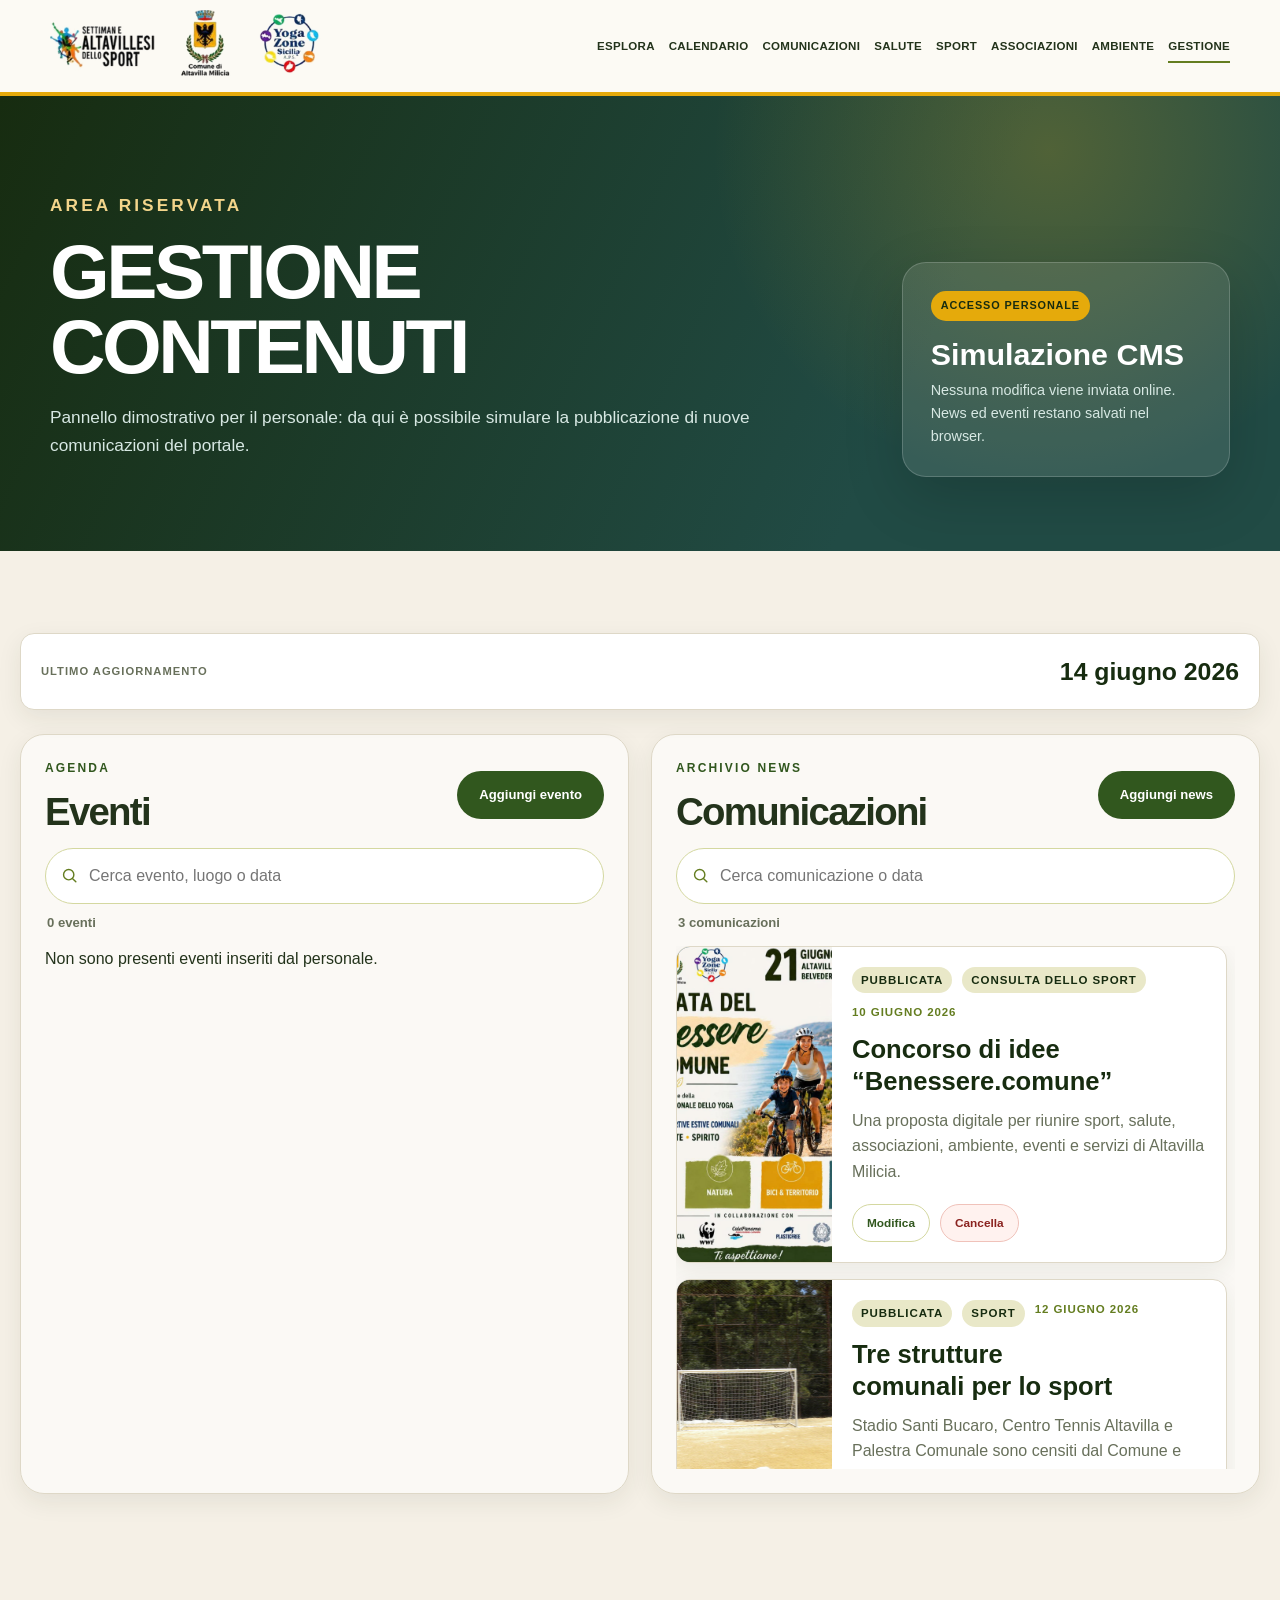
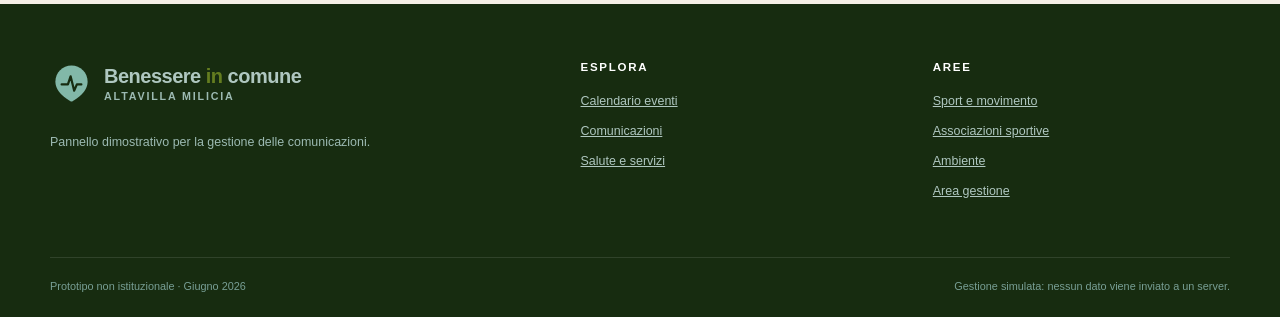
<file: sito/gestione.html>
<!doctype html>
<html lang="it">
  <head>
    <meta charset="utf-8" />
    <meta name="viewport" content="width=device-width, initial-scale=1" />
    <meta
      name="description"
      content="Area gestione dimostrativa per il personale di Benessere in Comune."
    />
    <meta name="theme-color" content="#0b6656" />
    <title>Area gestione | Altavilla Milicia Benessere</title>
    <link rel="stylesheet" href="css/styles.css?v=20260619-18" />
    <script src="data/gestione-news.js" defer></script>
    <script src="js/management.js?v=20260619-18" defer></script>
  </head>
  <body class="management-page">
    <a class="skip-link" href="#management-content">Vai all'area gestione</a>

    <header class="site-header" id="inizio">
      <div class="shell site-header__inner">
        <a
          class="header-logos"
          href="index.html"
          aria-label="Organizzatori di Benessere in Comune, torna alla pagina principale"
        >
          <img class="header-logo header-logo--sport" src="assets/loghi/settimane-altavillesi-sport.png" alt="Settimane Altavillesi dello Sport" />
          <img class="header-logo header-logo--comune" src="assets/loghi/comune-altavilla-milicia.png" alt="Comune di Altavilla Milicia" />
          <img class="header-logo header-logo--yoga" src="assets/loghi/yoga-zone-sicilia.png" alt="Yoga Zone Sicilia A.P.S." />
        </a>

        <button class="nav-toggle" type="button" aria-expanded="false" aria-controls="menu-principale">
          <span class="sr-only">Apri il menu</span>
          <span aria-hidden="true"></span><span aria-hidden="true"></span><span aria-hidden="true"></span>
        </button>

        <nav class="main-nav" id="menu-principale" aria-label="Navigazione principale">
          <a href="index.html#esplora">Esplora</a>
          <a href="index.html#eventi" aria-label="Calendario ed eventi">Calendario</a>
          <a href="index.html#news">Comunicazioni</a>
          <a href="index.html#servizi" aria-label="Salute e servizi">Salute</a>
          <a href="index.html#movimento" aria-label="Sport e movimento">Sport</a>
          <a href="index.html#associazioni" aria-label="Associazioni sportive">Associazioni</a>
          <a href="index.html#territorio">Ambiente</a>
          <a href="gestione.html" aria-current="page">Gestione</a>
        </nav>
      </div>
    </header>

    <main id="management-content" aria-busy="true"></main>

    <footer class="site-footer">
      <div class="site-footer__main">
        <div class="shell site-footer__grid">
          <div>
            <a class="brand brand--footer" href="index.html">
              <svg class="brand__mark" viewBox="0 0 48 48" aria-hidden="true">
                <path d="M24 4C14.1 4 6 12.1 6 22c0 12.6 15.6 21.1 17.3 22a1.6 1.6 0 0 0 1.4 0C26.4 43.1 42 34.6 42 22 42 12.1 33.9 4 24 4Z" />
                <path class="brand__mark-line" d="M13 25h7l3-9 4 16 3-7h5" />
              </svg>
              <span class="brand__text">
                <span class="brand__name">Benessere <span>in</span> comune</span>
                <span class="brand__place">Altavilla Milicia</span>
              </span>
            </a>
            <p class="footer-description">Pannello dimostrativo per la gestione delle comunicazioni.</p>
          </div>
          <div>
            <h2 class="footer-title">Esplora</h2>
            <ul>
              <li><a href="index.html#eventi">Calendario eventi</a></li>
              <li><a href="index.html#news">Comunicazioni</a></li>
              <li><a href="index.html#servizi">Salute e servizi</a></li>
            </ul>
          </div>
          <div>
            <h2 class="footer-title">Aree</h2>
            <ul>
              <li><a href="index.html#movimento">Sport e movimento</a></li>
              <li><a href="index.html#associazioni">Associazioni sportive</a></li>
              <li><a href="index.html#territorio">Ambiente</a></li>
              <li><a href="gestione.html" aria-current="page">Area gestione</a></li>
            </ul>
          </div>
        </div>
        <div class="shell site-footer__bottom">
          <span>Prototipo non istituzionale · Giugno 2026</span>
          <span>Gestione simulata: nessun dato viene inviato a un server.</span>
        </div>
      </div>
    </footer>

    <dialog class="management-dialog" id="news-dialog" aria-labelledby="news-dialog-title">
      <form class="management-dialog__article" id="news-form" method="dialog">
        <header class="management-dialog__header">
          <div>
            <p class="eyebrow">Nuova comunicazione</p>
            <h2 id="news-dialog-title">Aggiungi news</h2>
          </div>
          <button class="icon-button" type="button" data-close-news-dialog aria-label="Chiudi il modulo">
            <svg viewBox="0 0 24 24" aria-hidden="true"><path d="m6 6 12 12M18 6 6 18" /></svg>
          </button>
        </header>

        <div class="management-form-grid">
          <label>
            <span>Titolo</span>
            <input name="title" type="text" maxlength="90" placeholder="Es. Nuovo laboratorio sportivo" required />
          </label>
          <label>
            <span>Data pubblicazione</span>
            <input name="date" type="date" required />
          </label>
          <label class="management-field--wide">
            <span>Tipologia</span>
            <input name="type" type="text" maxlength="70" placeholder="Es. Sport, Territorio, Avviso" required />
          </label>
          <label class="management-field--wide">
            <span>Testo</span>
            <textarea name="text" rows="6" maxlength="650" placeholder="Inserisci il contenuto della comunicazione..." required></textarea>
          </label>
          <label class="management-file-field management-field--wide">
            <span>Immagine</span>
            <input name="image" type="file" accept="image/*" />
            <small>PNG, JPG o WebP. Nel prototipo l'immagine resta salvata solo in questo browser.</small>
          </label>
        </div>

        <div class="management-preview" id="image-preview" hidden>
          <div class="management-preview__header">
            <span>Anteprima immagine</span>
            <button class="button button--danger button--compact" type="button" data-remove-news-image>
              Rimuovi immagine
            </button>
          </div>
          <img alt="" />
        </div>
        <footer class="management-dialog__footer">
          <button class="button button--ghost" type="button" data-close-news-dialog>Annulla</button>
          <button class="button button--primary" type="submit" data-news-submit>Pubblica</button>
        </footer>
      </form>
    </dialog>

    <dialog class="management-dialog" id="event-dialog" aria-labelledby="event-dialog-title">
      <form class="management-dialog__article" id="event-form" method="dialog">
        <header class="management-dialog__header">
          <div>
            <p class="eyebrow">Nuovo appuntamento</p>
            <h2 id="event-dialog-title">Aggiungi evento</h2>
          </div>
          <button class="icon-button" type="button" data-close-event-dialog aria-label="Chiudi il modulo evento">
            <svg viewBox="0 0 24 24" aria-hidden="true"><path d="m6 6 12 12M18 6 6 18" /></svg>
          </button>
        </header>

        <div class="management-form-grid">
          <label>
            <span>Data</span>
            <input name="date" type="date" required />
          </label>
          <label>
            <span>Posizione</span>
            <input name="place" type="text" maxlength="90" placeholder="Es. Belvedere Aldo Moro" required />
          </label>
          <label class="management-field--wide">
            <span>Titolo</span>
            <input name="title" type="text" maxlength="100" placeholder="Es. Camminata del benessere" required />
          </label>
          <label class="management-field--wide">
            <span>Descrizione</span>
            <textarea name="description" rows="5" maxlength="550" placeholder="Descrivi l'appuntamento..." required></textarea>
          </label>
          <label class="management-file-field management-field--wide">
            <span>Documento allegato</span>
            <input
              name="attachment"
              type="file"
              accept=".pdf,.doc,.docx,.xls,.xlsx,.ppt,.pptx,.odt,.ods,.odp,.txt,.rtf,.zip"
            />
            <small>PDF, documenti Office, OpenDocument, testo o ZIP. L'allegato sarà scaricabile dalla scheda dell'evento.</small>
          </label>
        </div>

        <div class="management-attachment-preview" id="event-attachment-preview" hidden>
          <span>Documento selezionato</span>
          <strong></strong>
        </div>

        <footer class="management-dialog__footer">
          <button class="button button--ghost" type="button" data-close-event-dialog>Annulla</button>
          <button class="button button--primary" type="submit">Pubblica evento</button>
        </footer>
      </form>
    </dialog>

    <button class="back-to-top" type="button" aria-label="Torna all'inizio della pagina" hidden>
      <svg viewBox="0 0 24 24" aria-hidden="true"><path d="m6 14 6-6 6 6" /></svg>
    </button>

    <noscript>
      <div class="noscript-message">Per utilizzare l'area gestione è necessario attivare JavaScript.</div>
    </noscript>
  </body>
</html>
</file>
<file: sito/css/styles.css>
:root {
  --green-950: #172c10;
  --green-900: #234218;
  --green-800: #31571e;
  --green-700: #647d20;
  --green-600: #7f942b;
  --green-200: #d4d8a0;
  --green-100: #e9e8c8;
  --green-050: #f5f3e4;
  --cream: #f5f0e6;
  --paper: #fcfaf4;
  --white: #ffffff;
  --ink: #23331b;
  --muted: #68705b;
  --line: #ded8c7;
  --coral: #9d5c2b;
  --coral-soft: #ead1b7;
  --blue: #24576a;
  --blue-soft: #d0e0e2;
  --yellow: #c98a00;
  --yellow-soft: #f3d58b;
  --mint: #47722a;
  --mint-soft: #d4dfbd;
  --lavender: #5e586c;
  --lavender-soft: #ddd8e1;
  --accent: #e5aa0b;
  --shadow-sm: 0 8px 24px rgba(35, 51, 27, 0.08);
  --shadow-md: 0 18px 55px rgba(35, 51, 27, 0.14);
  --radius-sm: 8px;
  --radius-md: 14px;
  --radius-lg: 24px;
  --shell: min(1180px, calc(100% - 40px));
  --font-body: "Segoe UI", Arial, sans-serif;
  --font-display: "Arial Narrow", "Segoe UI", Arial, sans-serif;
}

*,
*::before,
*::after {
  box-sizing: border-box;
}

html {
  overflow-x: hidden;
  overflow-x: clip;
  scroll-behavior: smooth;
  scroll-padding-top: 100px;
}

body {
  margin: 0;
  overflow-x: hidden;
  overflow-x: clip;
  color: var(--ink);
  background: var(--paper);
  font-family: var(--font-body);
  font-size: 1rem;
  line-height: 1.6;
  -webkit-font-smoothing: antialiased;
}

body.is-nav-open,
body:has(dialog[open]) {
  overflow: hidden;
}

body.is-nav-open .site-header {
  position: fixed;
  top: 0;
  right: 0;
  left: 0;
  width: 100%;
}

body.large-text {
  font-size: 1.12rem;
}

body.high-contrast {
  --green-950: #002f28;
  --green-900: #003f35;
  --green-800: #005344;
  --ink: #092a25;
  --muted: #334b47;
  --line: #7e918c;
}

button,
input,
select,
textarea {
  font: inherit;
}

button,
a {
  -webkit-tap-highlight-color: transparent;
}

button {
  color: inherit;
}

a {
  color: inherit;
}

img,
svg {
  display: block;
  max-width: 100%;
}

h1,
h2,
h3,
p {
  margin-top: 0;
}

h1,
h2,
h3 {
  text-wrap: balance;
}

h1,
h2 {
  font-family: var(--font-display);
  font-weight: 900;
  line-height: 0.98;
  letter-spacing: -0.045em;
}

h1 {
  margin-bottom: 24px;
  font-size: clamp(3rem, 6vw, 5.8rem);
}

h2 {
  margin-bottom: 20px;
  font-size: clamp(2.4rem, 4.3vw, 4.3rem);
}

h3 {
  line-height: 1.25;
}

:focus-visible {
  outline: 3px solid #f1b94a;
  outline-offset: 4px;
}

.sr-only {
  position: absolute;
  width: 1px;
  height: 1px;
  padding: 0;
  margin: -1px;
  overflow: hidden;
  clip: rect(0, 0, 0, 0);
  white-space: nowrap;
  border: 0;
}

.skip-link {
  position: fixed;
  z-index: 1000;
  top: 12px;
  left: 12px;
  padding: 12px 18px;
  color: var(--white);
  background: var(--green-950);
  border-radius: 8px;
  transform: translateY(-150%);
  transition: transform 180ms ease;
}

.skip-link:focus {
  transform: translateY(0);
}

.shell {
  width: var(--shell);
  margin-inline: auto;
}

.prototype-banner {
  color: #f5fbf8;
  background: var(--green-950);
  font-size: 0.78rem;
  letter-spacing: 0.015em;
}

.prototype-banner__inner {
  display: flex;
  justify-content: space-between;
  gap: 24px;
  padding-block: 7px;
}

.prototype-banner__note {
  color: #bed6cf;
}

.site-header {
  position: sticky;
  z-index: 100;
  top: 0;
  background: rgba(252, 250, 244, 0.96);
  border-bottom: 4px solid var(--accent);
  backdrop-filter: blur(14px);
}

.site-header__inner {
  display: flex;
  align-items: center;
  justify-content: space-between;
  min-height: 92px;
}

.header-logos {
  display: flex;
  align-items: center;
  gap: 14px;
  min-width: 0;
  text-decoration: none;
}

.header-logo {
  width: auto;
  object-fit: contain;
}

.header-logo--sport {
  height: 60px;
}

.header-logo--comune {
  height: 72px;
}

.header-logo--yoga {
  height: 68px;
}

.brand {
  display: inline-flex;
  align-items: center;
  gap: 11px;
  text-decoration: none;
}

.brand__mark {
  width: 43px;
  height: 43px;
  fill: var(--green-800);
}

.brand__mark-line {
  fill: none;
  stroke: var(--paper);
  stroke-width: 2.5;
  stroke-linecap: round;
  stroke-linejoin: round;
}

.brand__text {
  display: flex;
  flex-direction: column;
  line-height: 1.05;
}

.brand__name {
  font-family: var(--font-display);
  font-size: 1.25rem;
  font-weight: 700;
  letter-spacing: -0.025em;
}

.brand__name span {
  color: var(--green-700);
}

.brand__place {
  margin-top: 4px;
  color: var(--muted);
  font-size: 0.67rem;
  font-weight: 700;
  letter-spacing: 0.17em;
  text-transform: uppercase;
}

.main-nav {
  display: flex;
  align-items: center;
  gap: 14px;
}

.main-nav > a {
  position: relative;
  font-size: 0.72rem;
  font-weight: 800;
  letter-spacing: 0.025em;
  text-transform: uppercase;
  text-decoration: none;
}

.main-nav > a::after {
  position: absolute;
  right: 0;
  bottom: -8px;
  left: 0;
  height: 2px;
  content: "";
  background: var(--green-700);
  transform: scaleX(0);
  transform-origin: left;
  transition: transform 180ms ease;
}

.main-nav > a:hover::after {
  transform: scaleX(1);
}

.main-nav > a[aria-current="page"]::after {
  transform: scaleX(1);
}

.header-search {
  display: inline-flex;
  align-items: center;
  gap: 8px;
  padding: 9px 11px;
  color: var(--white);
  background: var(--green-900);
  border: 0;
  border-radius: 7px;
  font-size: 0.76rem;
  font-weight: 700;
  cursor: pointer;
}

.header-search svg {
  width: 17px;
  fill: none;
  stroke: currentColor;
  stroke-width: 2;
}

.nav-toggle {
  display: none;
  width: 46px;
  height: 42px;
  padding: 9px;
  background: transparent;
  border: 1px solid var(--line);
  border-radius: 10px;
  cursor: pointer;
}

.nav-toggle span:not(.sr-only) {
  display: block;
  width: 100%;
  height: 2px;
  margin-block: 5px;
  background: var(--ink);
  transition:
    transform 180ms ease,
    opacity 180ms ease;
}

.eyebrow {
  margin-bottom: 14px;
  color: var(--green-800);
  font-size: 0.75rem;
  font-weight: 900;
  letter-spacing: 0.18em;
  text-transform: uppercase;
}

.hero {
  position: relative;
  overflow: hidden;
  padding: 76px 0 0;
  background:
    radial-gradient(
      circle at 82% 15%,
      rgba(229, 170, 11, 0.18),
      transparent 28%
    ),
    linear-gradient(105deg, var(--cream) 0 62%, #eef0dc 100%);
}

.hero__wash {
  position: absolute;
  top: -300px;
  right: -250px;
  width: 800px;
  height: 800px;
  background: radial-gradient(
    circle,
    rgba(191, 224, 209, 0.72),
    rgba(191, 224, 209, 0) 65%
  );
}

.hero__grid {
  position: relative;
  display: grid;
  grid-template-columns: minmax(0, 1fr) minmax(420px, 0.92fr);
  align-items: center;
  gap: 55px;
}

.hero__content {
  position: relative;
  z-index: 2;
  padding-bottom: 75px;
}

.hero h1 {
  display: grid;
  width: 100%;
  max-width: 720px;
  justify-items: center;
  text-align: center;
  text-transform: uppercase;
}

.hero-title__line {
  display: block;
}

.hero-title__in {
  font-size: 0.62em;
  line-height: 0.9;
  letter-spacing: 0.08em;
}

.brush-word {
  position: relative;
  z-index: 0;
  display: inline-block;
  color: var(--green-900);
  font-family: Georgia, "Times New Roman", serif;
  font-style: italic;
  font-weight: 700;
  letter-spacing: -0.07em;
  text-transform: none;
}

.brush-word::before {
  position: absolute;
  z-index: -1;
  inset: 54% -0.08em 4% -0.12em;
  content: "";
  background: rgba(229, 170, 11, 0.72);
  clip-path: polygon(2% 15%, 98% 0, 100% 78%, 4% 100%, 0 65%);
  transform: rotate(-1.5deg);
}

.hero__lead {
  max-width: 590px;
  margin-bottom: 32px;
  color: var(--muted);
  font-size: 1.18rem;
  line-height: 1.7;
}

.hero-search,
.dialog-search {
  display: grid;
  grid-template-columns: auto 1fr auto;
  align-items: center;
  max-width: 610px;
  padding: 7px 7px 7px 20px;
  background: var(--white);
  border: 1px solid rgba(11, 102, 86, 0.16);
  border-radius: 999px;
  box-shadow: var(--shadow-md);
}

.hero-search svg,
.dialog-search svg {
  width: 21px;
  fill: none;
  stroke: var(--green-700);
  stroke-width: 2;
}

.hero-search input,
.dialog-search input {
  min-width: 0;
  padding: 12px 14px;
  color: var(--ink);
  background: transparent;
  border: 0;
  outline: 0;
}

.hero-search input::placeholder,
.dialog-search input::placeholder {
  color: #71847f;
}

.hero-search button,
.dialog-search button {
  padding: 13px 24px;
  color: var(--white);
  background: var(--green-800);
  border: 0;
  border-radius: 999px;
  font-weight: 750;
  cursor: pointer;
}

.quick-links {
  display: flex;
  flex-wrap: wrap;
  align-items: center;
  gap: 8px;
  margin-top: 17px;
  color: var(--muted);
  font-size: 0.78rem;
}

.quick-links button {
  padding: 3px 10px;
  color: var(--green-800);
  background: rgba(255, 255, 255, 0.6);
  border: 1px solid var(--green-200);
  border-radius: 999px;
  cursor: pointer;
}

.hero__visual {
  position: relative;
  align-self: end;
  min-height: 590px;
  padding: 35px 0 0;
}

.photo-placeholder {
  display: flex;
  align-items: center;
  justify-content: center;
  flex-direction: column;
  gap: 7px;
  margin: 0;
  padding: 25px;
  color: var(--green-900);
  background:
    linear-gradient(
      135deg,
      rgba(255, 255, 255, 0.72),
      rgba(255, 255, 255, 0.28)
    ),
    repeating-linear-gradient(
      -45deg,
      var(--green-100) 0 14px,
      #cfe5dc 14px 28px
    );
  border: 2px dashed rgba(11, 102, 86, 0.34);
  text-align: center;
}

.photo-placeholder__label {
  max-width: 280px;
  font-family: var(--font-display);
  font-size: 1.35rem;
  font-weight: 700;
  line-height: 1.2;
}

.photo-placeholder small {
  color: var(--muted);
  font-size: 0.68rem;
}

.photo-placeholder--hero {
  width: calc(100% + 85px);
  height: 555px;
  border-radius: 160px 0 0;
}

.hero-badge {
  position: absolute;
  z-index: 2;
  display: flex;
  align-items: center;
  gap: 11px;
  min-width: 205px;
  padding: 13px 15px;
  background: rgba(255, 255, 255, 0.94);
  border: 1px solid rgba(11, 102, 86, 0.1);
  border-radius: 15px;
  box-shadow: var(--shadow-md);
  font-size: 0.75rem;
}

.hero-badge strong {
  display: block;
  color: var(--ink);
  font-size: 0.7rem;
  text-transform: uppercase;
}

.hero-badge--events {
  top: 135px;
  right: -10px;
}

.hero-badge--place {
  right: 235px;
  bottom: 55px;
}

.hero-badge__icon {
  display: grid;
  width: 40px;
  height: 40px;
  color: var(--white);
  background: var(--coral);
  border-radius: 11px;
  place-items: center;
  font-weight: 850;
}

.status-dot {
  width: 12px;
  height: 12px;
  background: #41a16f;
  border: 3px solid #cbead7;
  border-radius: 50%;
}

.impact-strip {
  position: relative;
  z-index: 3;
  display: grid;
  grid-template-columns: repeat(3, 1fr);
  color: var(--white);
  background: var(--green-900);
  border-radius: 6px 6px 0 0;
}

.impact-strip > div {
  display: flex;
  align-items: center;
  justify-content: center;
  gap: 14px;
  min-height: 94px;
  padding: 18px 30px;
}

.impact-strip > div + div {
  border-left: 1px solid rgba(255, 255, 255, 0.16);
}

.impact-strip strong {
  font-family: var(--font-display);
  font-size: 2rem;
  font-weight: 400;
}

.impact-strip span {
  max-width: 130px;
  color: #d1e5df;
  font-size: 0.82rem;
  line-height: 1.35;
}

.impact-strip svg {
  width: 33px;
  fill: none;
  stroke: #f3c85f;
  stroke-width: 2.5;
}

.section {
  padding: 110px 0;
}

.section--cream {
  background: var(--cream);
}

.section-heading {
  margin-bottom: 42px;
}

.section-heading--split {
  display: grid;
  grid-template-columns: minmax(0, 1.35fr) minmax(280px, 0.65fr);
  align-items: end;
  gap: 70px;
}

.section-heading h2 {
  margin-bottom: 0;
}

.section-heading > p,
.section-heading > div + p {
  margin-bottom: 4px;
  color: var(--muted);
}

.section-heading--actions {
  grid-template-columns: 1fr auto;
}

.area-grid {
  display: grid;
  grid-template-columns: repeat(3, 1fr);
  gap: 18px;
}

.area-card {
  position: relative;
  display: flex;
  flex-direction: column;
  min-height: 295px;
  padding: 27px;
  overflow: hidden;
  color: var(--white);
  background:
    linear-gradient(rgba(255, 255, 255, 0.02), rgba(0, 0, 0, 0.04)),
    var(--card-color);
  border: 0;
  border-radius: 6px;
  box-shadow: var(--shadow-sm);
  text-decoration: none;
  transition:
    transform 200ms ease,
    box-shadow 200ms ease;
}

.area-card::after {
  position: absolute;
  right: -42px;
  bottom: -55px;
  width: 150px;
  height: 150px;
  content: "";
  background: repeating-linear-gradient(
    -12deg,
    rgba(255, 255, 255, 0.14) 0 2px,
    transparent 2px 8px
  );
  border-radius: 45% 55% 38% 62%;
  opacity: 0.75;
}

.area-card:hover {
  box-shadow: var(--shadow-md);
  transform: translateY(-5px);
}

.area-card--coral {
  --card-color: var(--coral);
  --card-soft: var(--coral-soft);
}
.area-card--blue {
  --card-color: var(--blue);
  --card-soft: var(--blue-soft);
}
.area-card--yellow {
  --card-color: var(--yellow);
  --card-soft: var(--yellow-soft);
}
.area-card--mint {
  --card-color: var(--mint);
  --card-soft: var(--mint-soft);
}
.area-card--green {
  --card-color: var(--green-700);
  --card-soft: var(--green-100);
}
.area-card--lavender {
  --card-color: var(--lavender);
  --card-soft: var(--lavender-soft);
}

.area-card__number {
  position: absolute;
  top: 24px;
  right: 25px;
  color: rgba(255, 255, 255, 0.7);
  font-family: var(--font-display);
  font-size: 0.86rem;
}

.area-card__icon {
  display: grid;
  width: 56px;
  height: 56px;
  margin-bottom: 26px;
  color: var(--white);
  background: rgba(255, 255, 255, 0.16);
  border: 1px solid rgba(255, 255, 255, 0.36);
  border-radius: 50%;
  place-items: center;
}

.area-card__icon svg {
  width: 29px;
  fill: none;
  stroke: currentColor;
  stroke-width: 1.8;
  stroke-linecap: round;
  stroke-linejoin: round;
}

.area-card__title {
  margin-bottom: 8px;
  font-family: var(--font-display);
  font-size: 1.5rem;
  font-weight: 900;
  text-transform: uppercase;
  line-height: 1.15;
}

.area-card__text {
  max-width: 260px;
  margin-bottom: 24px;
  color: rgba(255, 255, 255, 0.84);
  font-size: 0.9rem;
}

.area-card__link {
  position: relative;
  z-index: 2;
  margin-top: auto;
  color: var(--white);
  font-size: 0.82rem;
  font-weight: 800;
}

.text-link {
  color: var(--green-800);
  font-size: 0.85rem;
  font-weight: 800;
  text-underline-offset: 5px;
}

.text-link--button {
  padding: 0;
  background: none;
  border: 0;
  text-decoration: underline;
  cursor: pointer;
}

.filter-bar {
  display: flex;
  flex-wrap: wrap;
  gap: 9px;
  margin-bottom: 30px;
}

.filter-button {
  padding: 9px 16px;
  color: var(--muted);
  background: var(--white);
  border: 1px solid var(--line);
  border-radius: 999px;
  cursor: pointer;
}

.filter-button.is-active {
  color: var(--white);
  background: var(--green-800);
  border-color: var(--green-800);
}

.event-grid {
  display: grid;
  grid-template-columns: repeat(3, 1fr);
  gap: 20px;
}

.event-grid--single {
  grid-template-columns: minmax(0, 620px);
}

.event-card {
  position: relative;
  display: grid;
  grid-template-columns: 74px 1fr;
  gap: 20px;
  min-height: 230px;
  padding: 26px;
  background: var(--white);
  border: 1px solid var(--line);
  border-radius: var(--radius-md);
  transition:
    transform 180ms ease,
    box-shadow 180ms ease;
}

.event-card:hover {
  box-shadow: var(--shadow-md);
  transform: translateY(-4px);
}

.event-date {
  align-self: start;
  padding: 12px 8px;
  color: var(--green-950);
  background: var(--accent);
  border-radius: 5px;
  text-align: center;
}

.event-date strong {
  display: block;
  font-family: var(--font-display);
  font-size: 2rem;
  font-weight: 500;
  line-height: 1;
}

.event-date span {
  font-size: 0.7rem;
  font-weight: 850;
  letter-spacing: 0.12em;
  text-transform: uppercase;
}

.event-card__content {
  display: flex;
  flex-direction: column;
}

.event-card__category,
.tag {
  align-self: flex-start;
  margin-bottom: 10px;
  color: var(--green-700);
  font-size: 0.67rem;
  font-weight: 850;
  letter-spacing: 0.12em;
  text-transform: uppercase;
}

.event-card h3 {
  margin-bottom: 10px;
  font-family: var(--font-display);
  font-size: 1.35rem;
}

.event-card p {
  margin-bottom: 17px;
  color: var(--muted);
  font-size: 0.85rem;
}

.event-card__meta {
  display: flex;
  flex-wrap: wrap;
  gap: 13px;
  margin-top: auto;
  color: var(--muted);
  font-size: 0.75rem;
}

.event-card__meta span {
  display: inline-flex;
  align-items: center;
  gap: 5px;
}

.event-card__meta svg {
  width: 15px;
  fill: none;
  stroke: currentColor;
  stroke-width: 1.8;
}

.territory {
  overflow: hidden;
  color: var(--white);
  background: var(--green-900);
}

.territory__header {
  display: grid;
  grid-template-columns: minmax(0, 1fr) minmax(280px, 0.65fr);
  gap: 24px 70px;
  align-items: end;
  margin-bottom: 54px;
}

.territory__header .eyebrow,
.territory__header h2 {
  grid-column: 1;
}

.territory__header .eyebrow {
  align-self: end;
  margin-bottom: -14px;
  color: #a9d7c9;
}

.territory__header h2 {
  margin: 0;
}

.territory__header > p:last-child {
  grid-column: 2;
  grid-row: 1 / span 2;
  max-width: 470px;
  margin: 0;
  color: #c8ddd7;
  font-size: 1.05rem;
}

.nature-block {
  position: relative;
  padding: 62px 0;
  border-top: 1px solid rgba(255, 255, 255, 0.15);
}

.nature-block--reserve {
  display: grid;
  grid-template-columns: minmax(0, 0.9fr) minmax(360px, 1.1fr);
  gap: 72px;
  align-items: stretch;
}

.nature-block__content {
  align-self: center;
}

.nature-block__number {
  display: inline-flex;
  margin-bottom: 24px;
  color: #f0c965;
  font-size: 0.82rem;
  font-weight: 900;
  letter-spacing: 0.16em;
}

.nature-block .eyebrow {
  color: #a9d7c9;
}

.nature-block h3 {
  max-width: 780px;
  margin: 0 0 20px;
  color: var(--white);
  font-family: var(--font-display);
  font-size: clamp(1.8rem, 3vw, 3rem);
  line-height: 1.05;
}

.nature-block__content > p:not(.eyebrow) {
  max-width: 610px;
  color: #c8ddd7;
}

.nature-block__content .button {
  margin-top: 16px;
}

.photo-placeholder--reserve {
  min-height: 520px;
  border-radius: 80px 0 80px 0;
  background:
    linear-gradient(
      135deg,
      rgba(255, 255, 255, 0.72),
      rgba(255, 255, 255, 0.24)
    ),
    repeating-linear-gradient(-45deg, #b9d9cc 0 14px, #a9cfc0 14px 28px);
}

.nature-block__heading {
  display: grid;
  grid-template-columns: minmax(0, 1fr) minmax(280px, 0.65fr);
  gap: 40px 70px;
  align-items: end;
  margin-bottom: 34px;
}

.nature-block__heading .nature-block__number {
  margin-bottom: 18px;
}

.nature-block__heading h3 {
  margin-bottom: 0;
}

.nature-block__heading > p {
  max-width: 470px;
  margin: 0;
  color: #c8ddd7;
}

.beach-grid {
  display: grid;
  grid-template-columns: repeat(4, minmax(0, 1fr));
  gap: 16px;
}

.beach-card,
.sustainability-card {
  position: relative;
  display: flex;
  min-width: 0;
  flex-direction: column;
  padding: 28px;
  color: var(--ink);
  background: var(--paper);
  border: 1px solid rgba(255, 255, 255, 0.18);
  border-radius: var(--radius-md);
  box-shadow: var(--shadow-sm);
}

.beach-card {
  min-height: 275px;
  padding: 0;
  overflow: hidden;
}

.beach-card__media {
  height: 165px;
}

.beach-card__body {
  display: flex;
  padding: 22px;
  flex: 1;
  flex-direction: column;
}

.beach-card .tag {
  align-self: flex-start;
}

.beach-card h4,
.sustainability-card h4 {
  margin: 12px 0 10px;
  color: var(--green-900);
  font-family: var(--font-display);
  font-size: 1.35rem;
  line-height: 1.1;
}

.beach-card__body > p:last-child,
.sustainability-card > p {
  margin-bottom: 0;
  color: var(--muted);
  font-size: 0.9rem;
}

.sustainability-grid {
  display: grid;
  grid-template-columns: repeat(3, minmax(0, 1fr));
  gap: 18px;
}

.sustainability-card {
  min-height: 330px;
}

.sustainability-card__icon {
  display: grid;
  width: 58px;
  height: 58px;
  margin-bottom: 18px;
  color: var(--green-800);
  background: var(--green-100);
  border-radius: 18px;
  place-items: center;
}

.sustainability-card__icon svg {
  width: 31px;
  fill: none;
  stroke: currentColor;
  stroke-linecap: round;
  stroke-linejoin: round;
  stroke-width: 1.8;
}

.sustainability-card [data-environment-detail] {
  align-self: flex-start;
  margin-top: auto;
  padding: 22px 0 0;
  color: var(--green-800);
  background: transparent;
  border: 0;
  font-size: 0.82rem;
  font-weight: 850;
  text-decoration: none;
  cursor: pointer;
}

.sustainability-card [data-environment-detail]:hover {
  text-decoration: underline;
}

.territory .button--light {
  color: var(--green-900);
  background: var(--white);
}

.territory .button--light:hover {
  background: var(--green-050);
}

.section#news {
  color: var(--white);
  background: #315866;
}

#news .section-heading .eyebrow {
  color: #b9dce3;
}

#news .section-heading h2 {
  color: var(--white);
}

#news .text-link {
  color: #f3d58b;
}

#news .news-card {
  color: var(--ink);
  border-color: rgba(255, 255, 255, 0.18);
}

#news .news-card:first-child {
  color: var(--white);
  background: #183d49;
}

#news .news-card:first-child .news-card__meta {
  color: #b9dce3;
}

#news .news-card:first-child p {
  color: #d7e8eb;
}

#movimento {
  color: var(--white);
  background: #214b45;
}

#movimento .section-heading .eyebrow {
  color: #98cfbf;
}

#movimento .section-heading h2 {
  color: var(--white);
}

#movimento .section-heading > p {
  color: #c7dcd6;
}

#movimento .activity-card {
  color: var(--ink);
  border-color: rgba(255, 255, 255, 0.18);
  box-shadow: 0 18px 42px rgba(5, 30, 26, 0.2);
}

.button {
  display: inline-flex;
  align-items: center;
  justify-content: center;
  gap: 8px;
  min-height: 48px;
  padding: 12px 21px;
  border: 1px solid transparent;
  border-radius: 999px;
  font-size: 0.82rem;
  font-weight: 800;
  text-decoration: none;
  cursor: pointer;
}

.button--light {
  color: var(--green-900);
  background: var(--white);
}

.button--primary {
  color: var(--white);
  background: var(--green-800);
}

.button--ghost {
  color: var(--green-800);
  background: transparent;
  border-color: var(--green-200);
}

.button--danger {
  color: #8a221f;
  background: #fff2ef;
  border-color: #f0c2ba;
}

.button--compact {
  min-height: 38px;
  padding: 8px 14px;
  font-size: 0.74rem;
}

.activity-grid {
  display: grid;
  grid-template-columns: repeat(3, 1fr);
  gap: 20px;
}

.activity-card {
  overflow: hidden;
  background: var(--white);
  border: 1px solid rgba(11, 102, 86, 0.08);
  border-radius: var(--radius-md);
  box-shadow: var(--shadow-sm);
}

.content-media {
  position: relative;
  overflow: hidden;
  background: var(--green-100);
}

.content-media img {
  position: absolute;
  z-index: 1;
  inset: 0;
  width: 100%;
  height: 100%;
  object-fit: cover;
}

.content-media img[hidden] {
  display: none;
}

.content-media__placeholder {
  display: grid;
  width: 100%;
  height: 100%;
  min-height: inherit;
  padding: 24px;
  color: var(--green-900);
  background:
    linear-gradient(135deg, rgba(255, 255, 255, 0.72), transparent),
    repeating-linear-gradient(
      -45deg,
      var(--green-100) 0 16px,
      #d4e2c7 16px 32px
    );
  place-content: center;
  text-align: center;
}

.content-media__placeholder span {
  font-family: var(--font-display);
  font-size: 1.15rem;
  font-weight: 900;
  line-height: 1.15;
}

.content-media__placeholder small {
  display: block;
  margin-top: 7px;
  color: var(--muted);
  font-size: 0.62rem;
  overflow-wrap: anywhere;
}

.activity-card__art {
  height: 210px;
  overflow: hidden;
  border: 0;
  border-bottom: 2px dashed rgba(11, 102, 86, 0.22);
  border-radius: 0;
}

.activity-card--walk .activity-card__art {
  --green-100: #d8eadf;
}
.activity-card--gentle .activity-card__art {
  --green-100: #ecdfd2;
}
.activity-card--play .activity-card__art {
  --green-100: #d8e7e7;
}

.activity-card__body {
  padding: 25px 27px 28px;
}

.activity-card h3 {
  margin-bottom: 9px;
  font-family: var(--font-display);
  font-size: 1.5rem;
}

.activity-card p {
  margin-bottom: 18px;
  color: var(--muted);
  font-size: 0.88rem;
}

.activity-card a,
.card-link-button {
  color: var(--green-800);
  font-size: 0.78rem;
  font-weight: 800;
}

.card-link-button,
.news-card__action {
  padding: 0;
  background: none;
  border: 0;
  text-align: left;
  text-decoration: underline;
  text-underline-offset: 4px;
  cursor: pointer;
}

.service-grid {
  display: grid;
  grid-auto-columns: calc((100% - 32px) / 3);
  grid-auto-flow: column;
  gap: 16px;
  padding: 2px 2px 14px;
  overflow-x: auto;
  overscroll-behavior-inline: contain;
  scroll-behavior: smooth;
  scroll-snap-type: inline mandatory;
  scrollbar-color: var(--green-700) var(--green-100);
  scrollbar-width: thin;
}

.service-grid::-webkit-scrollbar,
.doctor-grid::-webkit-scrollbar {
  height: 9px;
}

.service-grid::-webkit-scrollbar-track,
.doctor-grid::-webkit-scrollbar-track {
  background: var(--green-100);
  border-radius: 999px;
}

.service-grid::-webkit-scrollbar-thumb,
.doctor-grid::-webkit-scrollbar-thumb {
  background: var(--green-700);
  border-radius: 999px;
}

.service-grid:focus-visible,
.doctor-grid:focus-visible {
  outline: 3px solid var(--accent);
  outline-offset: 5px;
}

.service-scroll-hint,
.doctor-scroll-hint {
  margin: -10px 0 15px;
  color: var(--green-700);
  font-size: 0.75rem;
  font-weight: 800;
  text-align: right;
}

.service-card {
  display: flex;
  flex-direction: column;
  min-height: 245px;
  padding: 24px;
  background: var(--white);
  border: 1px solid var(--line);
  border-radius: var(--radius-md);
  scroll-snap-align: start;
}

.service-card__icon {
  display: grid;
  width: 52px;
  height: 52px;
  margin-bottom: 22px;
  color: var(--green-800);
  background: var(--green-050);
  border-radius: 15px;
  place-items: center;
}

.service-card__icon svg {
  width: 26px;
  fill: none;
  stroke: currentColor;
  stroke-width: 1.7;
  stroke-linecap: round;
  stroke-linejoin: round;
}

.service-card h3 {
  margin-bottom: 8px;
  font-family: var(--font-display);
  font-size: 1.25rem;
}

.service-card p {
  color: var(--muted);
  font-size: 0.82rem;
}

.service-card a {
  align-self: flex-start;
  margin-top: auto;
  padding: 0;
  color: var(--green-800);
  background: none;
  border: 0;
  font-size: 0.77rem;
  font-weight: 800;
  text-decoration: underline;
  text-underline-offset: 4px;
}

.doctors-section {
  margin-top: 54px;
  padding-top: 46px;
  border-top: 1px solid var(--line);
  scroll-margin-top: 110px;
}

.doctors-section__heading {
  display: flex;
  align-items: flex-end;
  justify-content: space-between;
  gap: 28px;
  margin-bottom: 25px;
}

.doctors-section__heading h3 {
  margin-bottom: 8px;
  font-size: clamp(1.65rem, 3vw, 2.35rem);
}

.doctors-section__heading p:not(.eyebrow) {
  max-width: 680px;
  color: var(--muted);
}

.doctor-grid {
  display: grid;
  grid-auto-columns: calc((100% - 32px) / 3);
  grid-auto-flow: column;
  gap: 16px;
  padding: 2px 2px 14px;
  overflow-x: auto;
  overscroll-behavior-inline: contain;
  scroll-behavior: smooth;
  scroll-snap-type: inline mandatory;
  scrollbar-color: var(--green-700) var(--green-100);
  scrollbar-width: thin;
}

.doctor-card {
  padding: 23px;
  background: var(--white);
  border: 1px solid var(--line);
  border-radius: var(--radius-md);
  scroll-snap-align: start;
}

.doctor-card__heading {
  display: flex;
  align-items: center;
  gap: 13px;
  margin-bottom: 18px;
}

.doctor-card__icon {
  display: grid;
  flex: 0 0 auto;
  width: 52px;
  height: 52px;
  color: var(--green-950);
  background: var(--yellow-soft);
  border: 1px solid var(--accent);
  border-radius: 50%;
  place-items: center;
}

.doctor-card__icon svg {
  width: 31px;
  fill: none;
  stroke: currentColor;
  stroke-width: 1.8;
  stroke-linecap: round;
  stroke-linejoin: round;
}

.doctor-card__icon .doctor-stethoscope {
  stroke-width: 2.1;
}

.doctor-card__icon .doctor-stethoscope-head {
  fill: var(--yellow-soft);
  stroke-width: 2.1;
}

.doctor-card__icon .doctor-medical-cross {
  fill: #a63725;
  stroke: none;
}

.doctor-card__heading span:not(.doctor-card__icon) {
  display: block;
  margin-bottom: 2px;
  color: var(--green-700);
  font-size: 0.67rem;
  font-weight: 900;
  letter-spacing: 0.08em;
  text-transform: uppercase;
}

.doctor-card h4 {
  margin: 0;
  font-size: 1.13rem;
}

.doctor-card__address {
  min-height: 42px;
  color: var(--ink);
  font-size: 0.84rem;
  font-weight: 700;
}

.doctor-card__contacts {
  display: flex;
  flex-wrap: wrap;
  align-items: flex-start;
  gap: 8px;
  margin-top: 15px;
}

.doctor-card__contacts a {
  color: var(--green-800);
  font-size: 0.78rem;
  font-weight: 800;
  overflow-wrap: anywhere;
  text-underline-offset: 3px;
}

.doctor-card__contacts a {
  display: inline-flex;
  align-items: center;
  gap: 7px;
  min-height: 38px;
  padding: 7px 12px 7px 8px;
  color: var(--white);
  background: var(--green-800);
  border: 1px solid var(--green-800);
  border-radius: 8px;
  line-height: 1;
  text-decoration: none;
  transition:
    color 160ms ease,
    background-color 160ms ease,
    transform 160ms ease;
}

.doctor-card__contacts a:hover {
  color: var(--green-950);
  background: var(--accent);
  border-color: var(--accent);
  transform: translateY(-1px);
}

.doctor-card__contacts a:focus-visible {
  outline: 3px solid var(--accent);
  outline-offset: 3px;
}

.doctor-contact__icon {
  display: inline-grid;
  flex: 0 0 auto;
  width: 20px;
  height: 20px;
  color: currentColor;
  background: rgba(255, 255, 255, 0.16);
  border-radius: 6px;
  place-items: center;
}

.doctor-contact__icon svg {
  width: 13px;
  fill: none;
  stroke: currentColor;
  stroke-width: 2;
  stroke-linecap: round;
  stroke-linejoin: round;
}

.doctor-card__note {
  margin-top: 14px;
  padding: 10px 12px;
  color: var(--muted);
  background: var(--green-050);
  border-radius: 10px;
  font-size: 0.74rem;
}

.doctor-card details {
  margin-top: 18px;
  border-top: 1px solid var(--line);
}

.doctor-card summary {
  padding-top: 15px;
  color: var(--green-800);
  font-size: 0.78rem;
  font-weight: 900;
  cursor: pointer;
}

.doctor-hours {
  margin-top: 12px;
}

.doctor-hours div {
  display: flex;
  justify-content: space-between;
  gap: 12px;
  padding: 6px 0;
  border-bottom: 1px solid var(--line);
  font-size: 0.75rem;
}

.doctor-hours dt {
  color: var(--muted);
}

.doctor-hours dd {
  margin: 0;
  font-weight: 800;
}

.health-access-grid {
  display: grid;
  grid-template-columns: 1fr 1fr;
  gap: 16px;
  margin-top: 22px;
}

.health-access-grid article {
  display: flex;
  flex-direction: column;
  padding: 21px;
  background: var(--green-050);
  border: 1px solid var(--green-200);
  border-radius: 14px;
}

.health-access-grid__heading {
  display: flex;
  align-items: center;
  gap: 11px;
  margin-bottom: 10px;
}

.health-access-grid__icon {
  display: grid;
  flex: 0 0 auto;
  width: 38px;
  height: 38px;
  color: var(--green-800);
  background: var(--white);
  border: 1px solid var(--green-200);
  border-radius: 50%;
  place-items: center;
}

.health-access-grid__icon svg {
  width: 21px;
  fill: none;
  stroke: currentColor;
  stroke-width: 1.7;
  stroke-linecap: round;
  stroke-linejoin: round;
}

.health-access-grid h4 {
  margin: 0;
  font-family: var(--font-display);
  font-size: 1.05rem;
}

.health-access-grid p {
  color: var(--muted);
  font-size: 0.79rem;
}

.health-access-grid__links {
  display: flex;
  flex-wrap: wrap;
  gap: 8px;
  margin-top: auto;
  padding-top: 16px;
}

.health-access-grid__links a {
  display: inline-flex;
  align-items: center;
  gap: 7px;
  min-height: 38px;
  padding: 7px 12px 7px 8px;
  color: var(--white);
  background: var(--green-800);
  border: 1px solid var(--green-800);
  border-radius: 8px;
  font-size: 0.78rem;
  font-weight: 800;
  line-height: 1;
  text-decoration: none;
  transition:
    color 160ms ease,
    background-color 160ms ease,
    transform 160ms ease;
}

.health-access-grid__links a:hover {
  color: var(--green-950);
  background: var(--accent);
  border-color: var(--accent);
  transform: translateY(-1px);
}

.health-access-grid__links a:focus-visible {
  outline: 3px solid var(--accent);
  outline-offset: 3px;
}

.urgent-note {
  display: flex;
  align-items: center;
  gap: 16px;
  margin-top: 22px;
  padding: 17px 21px;
  background: #fff7df;
  border: 1px solid #eed696;
  border-radius: 14px;
}

.urgent-note svg {
  flex: 0 0 auto;
  width: 29px;
  fill: none;
  stroke: #93630e;
  stroke-width: 1.8;
  stroke-linecap: round;
}

.urgent-note strong {
  display: block;
  color: #704c0d;
}

.urgent-note span {
  color: #745e34;
  font-size: 0.82rem;
}

.urgent-note a {
  font-weight: 900;
}

.community {
  color: var(--ink);
  background: #eaf0eb;
}

.community__heading {
  display: grid;
  grid-template-columns: minmax(0, 0.85fr) minmax(360px, 0.7fr);
  align-items: end;
  gap: 80px;
  margin-bottom: 30px;
}

.community .eyebrow {
  color: var(--green-700);
}

.community__heading h2 {
  margin-bottom: 0;
}

.community__heading > div:last-child > p {
  margin: 0;
  color: var(--muted);
}

.association-scroll-hint {
  margin: 0 0 14px;
  color: var(--green-700);
  font-size: 0.78rem;
  font-weight: 800;
  text-transform: uppercase;
  letter-spacing: 0.08em;
}

.association-scroll-hint span {
  color: var(--accent);
  font-size: 1.1rem;
}

.association-grid {
  display: grid;
  grid-auto-columns: minmax(300px, calc((100% - 40px) / 3));
  grid-auto-flow: column;
  gap: 20px;
  padding: 3px 2px 22px;
  overflow-x: auto;
  overscroll-behavior-inline: contain;
  scroll-snap-type: inline mandatory;
  scrollbar-color: var(--green-700) rgba(49, 87, 30, 0.12);
}

.association-grid:focus-visible {
  outline: 3px solid var(--accent);
  outline-offset: 5px;
}

.association-card {
  display: flex;
  min-height: 410px;
  overflow: hidden;
  color: var(--green-950);
  background: var(--white);
  border: 1px solid rgba(49, 87, 30, 0.14);
  border-radius: var(--radius-md);
  box-shadow: var(--shadow-sm);
  scroll-snap-align: start;
  flex-direction: column;
}

.association-card__media {
  position: relative;
  display: grid;
  min-height: 210px;
  overflow: hidden;
  background:
    radial-gradient(circle at 80% 15%, rgba(242, 201, 105, 0.36), transparent 30%),
    linear-gradient(135deg, #2f665c, #173d38);
  place-items: center;
}

.association-card__media img {
  position: absolute;
  z-index: 1;
  inset: 0;
  width: 100%;
  height: 100%;
  object-fit: contain;
  background: var(--white);
}

.association-card__media img.association-card__logo--cover {
  object-fit: cover;
}

.association-card__media img[hidden] {
  display: none;
}

.association-card__placeholder {
  position: absolute;
  display: grid;
  inset: 0;
  color: rgba(255, 255, 255, 0.78);
  place-content: center;
  text-align: center;
}

.association-card__placeholder span {
  display: grid;
  width: 52px;
  height: 52px;
  margin: 0 auto 8px;
  border: 1px solid rgba(255, 255, 255, 0.32);
  border-radius: 50%;
  place-items: center;
}

.association-card__placeholder svg {
  width: 27px;
  fill: none;
  stroke: currentColor;
  stroke-linecap: round;
  stroke-linejoin: round;
  stroke-width: 1.8;
}

.association-card__placeholder small {
  font-size: 0.62rem;
  font-weight: 900;
  letter-spacing: 0.09em;
  text-transform: uppercase;
}

.association-card__body {
  display: flex;
  padding: 24px;
  flex: 1;
  flex-direction: column;
}

.association-card__body h3 {
  margin: 10px 0 12px;
  color: var(--green-950);
  font-size: 1.55rem;
  line-height: 1.12;
}

.association-card__disciplines {
  margin: 0 0 22px;
  color: var(--muted);
  font-size: 0.9rem;
  line-height: 1.6;
}

.association-card__action {
  display: inline-flex;
  align-items: center;
  align-self: flex-start;
  gap: 8px;
  margin-top: auto;
  padding: 0;
  color: var(--green-800);
  background: transparent;
  border: 0;
  font-size: 0.82rem;
  font-weight: 850;
  cursor: pointer;
}

.news-grid {
  display: grid;
  grid-template-columns: 1.3fr 0.85fr 0.85fr;
  gap: 18px;
}

.news-card {
  display: flex;
  flex-direction: column;
  min-height: 275px;
  padding: 0;
  overflow: hidden;
  background: var(--white);
  border: 1px solid rgba(11, 102, 86, 0.08);
  border-radius: var(--radius-md);
  box-shadow: var(--shadow-sm);
}

.news-card--no-image {
  min-height: 0;
}

.news-card--no-image .news-card__body {
  min-height: 250px;
}

.news-card__media {
  height: 180px;
  flex: 0 0 auto;
}

.news-card__body {
  display: flex;
  padding: 25px 27px 28px;
  flex: 1;
  flex-direction: column;
}

.news-card:first-child {
  color: var(--white);
  background: var(--green-800);
}

.news-card__meta {
  margin-bottom: 18px;
  color: var(--green-700);
  font-size: 0.7rem;
  font-weight: 800;
  letter-spacing: 0.1em;
  text-transform: uppercase;
}

.news-card:first-child .news-card__meta {
  color: #b9ddd3;
}

.news-card h3 {
  margin-bottom: 12px;
  font-family: var(--font-display);
  font-size: 1.55rem;
}

.news-card:first-child h3 {
  font-size: 2rem;
}

.news-card p {
  color: var(--muted);
  font-size: 0.86rem;
}

.news-card__description,
.management-news-card__description {
  display: -webkit-box;
  overflow: hidden;
  -webkit-box-orient: vertical;
  -webkit-line-clamp: 3;
}

.news-card__description {
  line-height: 1.6;
}

.news-card:first-child p {
  color: #d2e7e1;
}

.news-card a,
.news-card__action {
  margin-top: auto;
  font-size: 0.78rem;
  font-weight: 850;
}

.news-card__action {
  color: inherit;
}

.closing-cta {
  padding: 65px 0;
  color: var(--white);
  background: linear-gradient(90deg, var(--green-900), var(--green-800));
  border-top: 7px solid var(--accent);
}

.closing-cta__inner {
  display: grid;
  grid-template-columns: 1.15fr 0.65fr auto;
  align-items: center;
  gap: 55px;
}

.closing-cta .eyebrow {
  color: #acd4c9;
}

.closing-cta h2 {
  margin: 0;
  font-size: clamp(2rem, 3.2vw, 3.2rem);
}

.closing-cta p {
  margin-bottom: 0;
  color: #d0e5df;
  font-size: 0.9rem;
}

.site-footer {
  color: #cbdcd7;
  background: var(--green-950);
}

.partner-strip {
  padding: 34px 0 30px;
  color: var(--ink);
  background: var(--cream);
  border-top: 9px solid var(--green-900);
}

.partner-strip__title {
  display: flex;
  align-items: center;
  gap: 22px;
  margin-bottom: 25px;
  color: var(--green-950);
  font-family: var(--font-body);
  font-size: 0.75rem;
  font-weight: 900;
  letter-spacing: 0.28em;
  text-align: center;
  text-transform: uppercase;
}

.partner-strip__title::before,
.partner-strip__title::after {
  flex: 1;
  height: 2px;
  content: "";
  background: var(--green-900);
}

.partner-logos {
  display: grid;
  grid-template-columns: 1.55fr 0.55fr 0.9fr 0.75fr 1.7fr;
  align-items: center;
  gap: 32px;
}

.partner-logo {
  width: 100%;
  max-height: 84px;
  object-fit: contain;
}

.partner-logo--wwf,
.partner-logo--plasticfree {
  max-height: 92px;
}

.site-footer__main {
  padding: 58px 0 22px;
}

.site-footer__grid {
  display: grid;
  grid-template-columns: 1.6fr repeat(2, 1fr);
  gap: 55px;
}

.brand--footer {
  color: var(--white);
}

.brand--footer .brand__mark {
  fill: #82b8a8;
}

.brand--footer .brand__mark-line {
  stroke: var(--green-950);
}

.brand--footer .brand__place {
  color: #9cbab2;
}

.footer-description {
  max-width: 330px;
  margin-top: 20px;
  color: #9cbab2;
  font-size: 0.78rem;
}

.footer-title {
  margin-bottom: 18px;
  color: var(--white);
  font-family: var(--font-body);
  font-size: 0.72rem;
  font-weight: 850;
  letter-spacing: 0.15em;
  text-transform: uppercase;
}

.site-footer ul {
  display: grid;
  gap: 10px;
  margin: 0;
  padding: 0;
  list-style: none;
}

.site-footer li,
.site-footer a,
.site-footer button {
  color: #afc7c0;
  font-size: 0.78rem;
}

.site-footer button {
  padding: 0;
  background: none;
  border: 0;
  text-decoration: underline;
  cursor: pointer;
}

.site-footer__bottom {
  display: flex;
  justify-content: space-between;
  gap: 30px;
  margin-top: 55px;
  padding-top: 20px;
  color: #789f95;
  border-top: 1px solid rgba(255, 255, 255, 0.11);
  font-size: 0.68rem;
}

.contact-section {
  padding: 88px 0;
  color: var(--ink);
  background:
    radial-gradient(
      circle at 12% 18%,
      rgba(229, 170, 11, 0.16) 0 115px,
      transparent 116px
    ),
    var(--paper);
}

.contact-section__grid {
  display: grid;
  grid-template-columns: minmax(0, 0.75fr) minmax(520px, 1.25fr);
  gap: 80px;
  align-items: start;
}

.contact-section__intro {
  position: sticky;
  top: 130px;
}

.contact-section__intro .eyebrow {
  color: var(--green-700);
}

.contact-section__intro h2 {
  max-width: 520px;
  margin-bottom: 20px;
  color: var(--green-950);
  font-size: clamp(2.4rem, 4vw, 4rem);
}

.contact-section__intro > p:last-of-type {
  max-width: 500px;
  color: var(--muted);
  font-size: 1rem;
}

.contact-section__details {
  display: grid;
  gap: 12px;
  margin-top: 34px;
}

.site-footer .contact-section__details a {
  display: flex;
  align-items: center;
  gap: 14px;
  width: fit-content;
  color: var(--green-900);
  font-size: 0.88rem;
  font-weight: 800;
  text-decoration: none;
}

.contact-section__details small {
  display: block;
  margin-bottom: 1px;
  color: var(--muted);
  font-size: 0.65rem;
  font-weight: 850;
  letter-spacing: 0.1em;
  text-transform: uppercase;
}

.contact-section__detail-icon {
  display: grid;
  width: 46px;
  height: 46px;
  flex: 0 0 auto;
  color: var(--white);
  background: var(--green-800);
  border-radius: 50%;
  place-items: center;
}

.contact-section__detail-icon svg {
  width: 23px;
  fill: none;
  stroke: currentColor;
  stroke-linecap: round;
  stroke-linejoin: round;
  stroke-width: 1.8;
}

.contact-form {
  display: grid;
  gap: 20px;
  padding: 34px;
  background: var(--white);
  border: 1px solid var(--line);
  border-top: 7px solid var(--accent);
  border-radius: var(--radius-lg);
  box-shadow: var(--shadow-md);
}

.contact-form__row {
  display: grid;
  grid-template-columns: repeat(2, minmax(0, 1fr));
  gap: 16px;
}

.contact-form label:not(.contact-form__consent) {
  display: grid;
  gap: 7px;
  color: var(--green-950);
  font-size: 0.76rem;
  font-weight: 850;
}

.contact-form input:not([type="checkbox"]),
.contact-form select,
.contact-form textarea {
  width: 100%;
  padding: 13px 14px;
  color: var(--ink);
  background: var(--paper);
  border: 1px solid var(--line);
  border-radius: 10px;
  outline: none;
}

.contact-form textarea {
  min-height: 140px;
  resize: vertical;
}

.contact-form input:not([type="checkbox"]):focus,
.contact-form select:focus,
.contact-form textarea:focus {
  background: var(--white);
  border-color: var(--green-700);
  box-shadow: 0 0 0 3px rgba(100, 125, 32, 0.16);
}

.contact-form__consent {
  display: flex;
  align-items: flex-start;
  gap: 10px;
  color: var(--muted);
  font-size: 0.75rem;
  line-height: 1.5;
  cursor: pointer;
}

.contact-form__consent input {
  width: 18px;
  height: 18px;
  flex: 0 0 auto;
  margin: 2px 0 0;
  accent-color: var(--green-800);
}

.contact-form__footer {
  display: flex;
  align-items: center;
  gap: 18px;
}

.site-footer .contact-form .button {
  min-height: 48px;
  padding: 12px 21px;
  color: var(--white);
  background: var(--green-800);
  border: 1px solid transparent;
  border-radius: 999px;
  font-size: 0.82rem;
  font-weight: 800;
  text-decoration: none;
}

.contact-form__note {
  max-width: 230px;
  margin: 0;
  color: var(--muted);
  font-size: 0.68rem;
  line-height: 1.45;
}

.contact-form__status {
  margin: 0;
  padding: 14px 16px;
  color: var(--green-900);
  background: var(--green-100);
  border: 1px solid var(--green-200);
  border-radius: 10px;
  font-size: 0.82rem;
  font-weight: 800;
}

.contact-form__status:focus {
  outline: 3px solid rgba(100, 125, 32, 0.25);
  outline-offset: 2px;
}

dialog {
  width: min(680px, calc(100% - 30px));
  max-height: calc(100dvh - 40px);
  padding: 0;
  color: var(--ink);
  background: var(--paper);
  border: 0;
  border-radius: 25px;
  box-shadow: 0 30px 100px rgba(0, 35, 29, 0.35);
}

dialog::backdrop {
  background: rgba(2, 34, 29, 0.72);
  backdrop-filter: blur(5px);
}

.search-dialog__header {
  display: flex;
  align-items: flex-start;
  justify-content: space-between;
  gap: 25px;
  padding: 30px 30px 22px;
}

.search-dialog__header h2 {
  margin: 0;
  font-size: 2.1rem;
}

.icon-button {
  display: grid;
  flex: 0 0 auto;
  width: 42px;
  height: 42px;
  background: var(--green-050);
  border: 0;
  border-radius: 50%;
  cursor: pointer;
  place-items: center;
}

.icon-button svg {
  width: 20px;
  fill: none;
  stroke: currentColor;
  stroke-width: 2;
}

.dialog-search {
  max-width: none;
  margin: 0 30px 20px;
  border: 1px solid var(--green-200);
  box-shadow: none;
}

.search-results {
  max-height: 360px;
  padding: 0 30px 30px;
  overflow: auto;
}

.search-results > p {
  color: var(--muted);
  font-size: 0.86rem;
}

.search-result {
  display: block;
  padding: 15px 0;
  border-bottom: 1px solid var(--line);
  text-decoration: none;
}

.search-result span {
  display: block;
  margin-bottom: 3px;
  color: var(--green-700);
  font-size: 0.68rem;
  font-weight: 850;
  letter-spacing: 0.1em;
  text-transform: uppercase;
}

.search-result strong {
  display: block;
  margin-bottom: 3px;
}

.search-result small {
  color: var(--muted);
}

.environment-dialog {
  --environment-accent: var(--green-700);
  --environment-deep: var(--green-900);
  --environment-soft: var(--green-100);
  width: min(780px, calc(100% - 30px));
  overflow: auto;
  background:
    radial-gradient(
      circle at 100% 0,
      color-mix(in srgb, var(--environment-soft) 72%, transparent) 0 150px,
      transparent 151px
    ),
    var(--paper);
  border-top: 8px solid var(--environment-accent);
}

.environment-dialog[data-theme="recycling"] {
  --environment-accent: #7f942b;
  --environment-deep: #31571e;
  --environment-soft: #e9e8c8;
}

.environment-dialog[data-theme="sea"] {
  --environment-accent: var(--blue);
  --environment-deep: #173e4d;
  --environment-soft: var(--blue-soft);
}

.environment-dialog[data-theme="school"] {
  --environment-accent: var(--yellow);
  --environment-deep: #755100;
  --environment-soft: var(--yellow-soft);
}

.environment-dialog__article {
  position: relative;
  padding: 36px;
}

.environment-dialog__header {
  display: flex;
  align-items: flex-start;
  justify-content: space-between;
  gap: 30px;
}

.environment-dialog__eyebrow {
  margin: 0 0 10px;
  color: var(--environment-accent);
  font-size: 0.72rem;
  font-weight: 900;
  letter-spacing: 0.15em;
  text-transform: uppercase;
}

.environment-dialog__header h2 {
  max-width: 620px;
  margin: 0;
  color: var(--environment-deep);
  font-size: clamp(2rem, 5vw, 3.1rem);
  line-height: 1.04;
}

.environment-dialog__close {
  color: var(--environment-deep);
  background: color-mix(in srgb, var(--environment-soft) 75%, white);
  border-color: color-mix(
    in srgb,
    var(--environment-accent) 30%,
    transparent
  );
}

.environment-dialog__subtitle {
  max-width: 670px;
  margin: 24px 0;
  color: var(--muted);
  font-size: 1.05rem;
  font-weight: 600;
  line-height: 1.65;
}

.environment-dialog__meta {
  display: grid;
  grid-template-columns: repeat(2, minmax(0, 1fr));
  gap: 12px;
  margin: 0 0 28px;
}

.environment-dialog__meta div {
  padding: 15px 17px;
  background: color-mix(in srgb, var(--environment-soft) 62%, white);
  border: 1px solid
    color-mix(in srgb, var(--environment-accent) 28%, transparent);
  border-radius: 12px;
}

.environment-dialog__meta dt {
  margin-bottom: 4px;
  color: var(--environment-accent);
  font-size: 0.68rem;
  font-weight: 900;
  letter-spacing: 0.12em;
  text-transform: uppercase;
}

.environment-dialog__meta dd {
  margin: 0;
  color: var(--environment-deep);
  font-weight: 850;
}

.environment-dialog__content {
  padding-top: 27px;
  border-top: 1px solid
    color-mix(in srgb, var(--environment-accent) 25%, var(--line));
}

.environment-dialog__content::before {
  display: block;
  margin-bottom: 14px;
  color: var(--environment-accent);
  content: "Approfondimento";
  font-size: 0.72rem;
  font-weight: 900;
  letter-spacing: 0.14em;
  text-transform: uppercase;
}

.environment-dialog__content p {
  color: var(--ink);
  line-height: 1.75;
}

.environment-dialog__content p:last-child {
  margin-bottom: 0;
}

.environment-dialog__footer {
  display: flex;
  margin-top: 30px;
  padding-top: 24px;
  border-top: 1px solid
    color-mix(in srgb, var(--environment-accent) 25%, var(--line));
}

.environment-dialog__back {
  color: var(--white);
  background: var(--environment-deep);
}

.communication-dialog {
  width: min(760px, calc(100% - 30px));
  overflow: auto;
  border-top: 8px solid var(--accent);
}

.communication-dialog__article {
  padding: 34px;
}

.communication-dialog__header {
  display: flex;
  align-items: flex-start;
  justify-content: space-between;
  gap: 30px;
}

.communication-dialog__header h2 {
  max-width: 600px;
  margin-bottom: 0;
  color: var(--green-950);
  font-size: clamp(2rem, 5vw, 3.15rem);
}

.communication-dialog__media {
  max-height: 360px;
  margin-top: 24px;
  overflow: hidden;
  background: var(--green-100);
  border-radius: var(--radius-md);
}

.communication-dialog__media img {
  display: block;
  width: 100%;
  max-height: 360px;
  height: auto;
  object-fit: cover;
}

.communication-dialog__subtitle {
  max-width: 650px;
  margin: 24px 0;
  color: var(--muted);
  font-size: 1.05rem;
  font-weight: 600;
  line-height: 1.65;
}

.communication-dialog__meta {
  display: grid;
  grid-template-columns: repeat(2, minmax(0, 1fr));
  gap: 12px;
  margin: 0 0 28px;
}

.communication-dialog__meta div {
  padding: 15px 17px;
  background: var(--green-050);
  border: 1px solid var(--green-200);
  border-radius: 10px;
}

.communication-dialog__meta dt {
  margin-bottom: 4px;
  color: var(--green-700);
  font-size: 0.68rem;
  font-weight: 900;
  letter-spacing: 0.12em;
  text-transform: uppercase;
}

.communication-dialog__meta dd {
  margin: 0;
  color: var(--green-950);
  font-weight: 850;
}

.communication-dialog__content {
  padding-top: 27px;
  border-top: 1px solid var(--line);
}

.communication-dialog__content::before {
  display: block;
  margin-bottom: 14px;
  color: var(--green-800);
  content: "Contenuto";
  font-size: 0.72rem;
  font-weight: 900;
  letter-spacing: 0.14em;
  text-transform: uppercase;
}

.communication-dialog__content p {
  color: var(--ink);
  line-height: 1.75;
}

.communication-dialog__content p:last-child {
  margin-bottom: 0;
}

.event-detail-dialog__attachment {
  display: flex;
  align-items: center;
  justify-content: space-between;
  gap: 18px;
  margin-top: 26px;
  padding: 18px;
  background: var(--green-050);
  border: 1px solid var(--green-200);
  border-radius: var(--radius-md);
}

.event-detail-dialog__attachment[hidden] {
  display: none;
}

.event-detail-dialog__attachment > span {
  color: var(--green-900);
  font-size: 0.75rem;
  font-weight: 900;
  letter-spacing: 0.08em;
  text-transform: uppercase;
}

.event-detail-dialog {
  width: min(760px, calc(100% - 30px));
  max-height: min(820px, calc(100vh - 30px));
  overflow: auto;
  border-top: 8px solid var(--accent);
}

.event-detail-dialog__article {
  padding: 34px;
}

.event-detail-dialog__header {
  display: flex;
  align-items: flex-start;
  justify-content: space-between;
  gap: 30px;
}

.event-detail-dialog__header h2 {
  max-width: 600px;
  margin: 0;
  color: var(--green-950);
  font-size: clamp(2rem, 5vw, 3.15rem);
}

.event-detail-dialog__description {
  margin: 24px 0;
  color: var(--muted);
  font-size: 1.05rem;
  font-weight: 600;
  line-height: 1.7;
}

.event-detail-dialog__meta {
  display: grid;
  grid-template-columns: repeat(2, minmax(0, 1fr));
  gap: 12px;
  margin: 0;
}

.event-detail-dialog__meta div {
  padding: 15px 17px;
  background: #fff8e7;
  border: 1px solid rgba(229, 170, 11, 0.25);
  border-radius: 10px;
}

.event-detail-dialog__meta dt {
  margin-bottom: 4px;
  color: var(--coral);
  font-size: 0.68rem;
  font-weight: 900;
  letter-spacing: 0.12em;
  text-transform: uppercase;
}

.event-detail-dialog__meta dd {
  margin: 0;
  color: var(--green-950);
  font-weight: 850;
}

.event-detail-dialog__footer {
  display: flex;
  margin-top: 30px;
  padding-top: 24px;
  border-top: 1px solid var(--line);
}

.communication-dialog__footer {
  display: flex;
  margin-top: 30px;
  padding-top: 24px;
  border-top: 1px solid var(--line);
}

.archive-dialog {
  width: min(860px, calc(100% - 30px));
  overflow: auto;
  border-top: 8px solid var(--green-800);
}

.archive-dialog__article {
  padding: 34px;
}

.archive-dialog__header {
  display: flex;
  align-items: flex-start;
  justify-content: space-between;
  gap: 30px;
}

.archive-dialog__eyebrow {
  margin: 0 0 8px;
  color: var(--green-700);
  font-size: 0.72rem;
  font-weight: 900;
  letter-spacing: 0.14em;
  text-transform: uppercase;
}

.archive-dialog__header h2 {
  max-width: 650px;
  margin: 0;
  color: var(--green-950);
  font-size: clamp(2rem, 5vw, 3.15rem);
}

.archive-dialog__subtitle {
  max-width: 680px;
  margin: 22px 0 26px;
  color: var(--muted);
  font-size: 1.02rem;
  font-weight: 600;
  line-height: 1.65;
}

.archive-search {
  display: grid;
  grid-template-columns: auto minmax(0, 1fr) auto;
  align-items: center;
  gap: 12px;
  margin-bottom: 10px;
  padding: 7px 7px 7px 16px;
  background: var(--white);
  border: 1px solid var(--green-200);
  border-radius: 999px;
  box-shadow: var(--shadow-sm);
}

.archive-search svg {
  width: 20px;
  fill: none;
  stroke: var(--green-700);
  stroke-linecap: round;
  stroke-width: 1.8;
}

.archive-search input {
  min-width: 0;
  padding: 9px 0;
  color: var(--ink);
  background: transparent;
  border: 0;
  outline: 0;
  font: inherit;
}

.archive-search button {
  min-height: 42px;
  padding: 9px 20px;
  color: var(--white);
  background: var(--green-800);
  border: 0;
  border-radius: 999px;
  font-weight: 850;
  cursor: pointer;
}

.archive-search:focus-within {
  border-color: var(--green-700);
  box-shadow: 0 0 0 3px rgba(100, 125, 32, 0.15);
}

.archive-search__status {
  min-height: 24px;
  margin: 0 0 14px;
  color: var(--muted);
  font-size: 0.86rem;
  font-weight: 650;
}

.archive-list {
  display: grid;
  gap: 14px;
}

.archive-group + .archive-group {
  margin-top: 30px;
  padding-top: 28px;
  border-top: 1px solid var(--line);
}

.archive-group > h3 {
  margin: 0 0 16px;
  color: var(--green-950);
  font-size: 1.55rem;
}

.archive-group__list {
  display: grid;
  gap: 14px;
}

.archive-card {
  padding: 20px;
  background: var(--green-050);
  border: 1px solid var(--green-200);
  border-radius: var(--radius-md);
}

.archive-card time,
.archive-card > span {
  display: block;
  margin-bottom: 8px;
  color: var(--green-700);
  font-size: 0.7rem;
  font-weight: 900;
  letter-spacing: 0.1em;
  text-transform: uppercase;
}

.archive-card h3 {
  margin: 0 0 8px;
  color: var(--green-950);
  font-size: 1.35rem;
}

.archive-card p {
  margin: 0 0 12px;
  color: var(--muted);
  line-height: 1.6;
}

.archive-card small {
  display: inline-flex;
  padding: 5px 10px;
  color: var(--green-900);
  background: var(--white);
  border-radius: 999px;
  font-size: 0.72rem;
  font-weight: 900;
}

.archive-dialog__footer {
  display: flex;
  margin-top: 28px;
  padding-top: 22px;
  border-top: 1px solid var(--line);
}

.association-dialog {
  width: min(820px, calc(100% - 30px));
  overflow: auto;
  border-top: 8px solid var(--green-800);
}

.association-dialog__article {
  padding: 34px;
}

.association-dialog__header {
  display: flex;
  align-items: flex-start;
  justify-content: space-between;
  gap: 24px;
  margin-bottom: 28px;
}

.association-dialog__photo {
  position: relative;
  display: grid;
  width: calc(100% - 8px);
  height: min(420px, 52vh);
  margin: 0 auto 8px;
  overflow: hidden;
  color: var(--white);
  background: linear-gradient(135deg, #2f665c, #173d38);
  border-radius: var(--radius-md);
  place-items: center;
}

.association-dialog__photo > span {
  display: grid;
  width: 52px;
  height: 52px;
  border: 1px solid rgba(255, 255, 255, 0.35);
  border-radius: 50%;
  place-items: center;
}

.association-dialog__photo svg {
  width: 28px;
  fill: none;
  stroke: currentColor;
  stroke-linecap: round;
  stroke-linejoin: round;
  stroke-width: 1.8;
}

.association-dialog__photo img {
  position: absolute;
  z-index: 1;
  inset: 0;
  width: 100%;
  height: 100%;
  object-fit: cover;
}

.association-dialog__header .eyebrow {
  margin-bottom: 7px;
}

.association-dialog__header h2 {
  max-width: 560px;
  margin: 0;
  color: var(--green-950);
  font-size: clamp(2rem, 5vw, 3.15rem);
}

.association-dialog__section {
  padding: 22px 0;
  border-top: 1px solid var(--line);
}

.association-dialog__section > span {
  display: block;
  margin-bottom: 9px;
  color: var(--green-700);
  font-size: 0.7rem;
  font-weight: 900;
  letter-spacing: 0.12em;
  text-transform: uppercase;
}

.association-dialog__section p {
  margin: 0;
  color: var(--ink);
  line-height: 1.7;
}

.association-dialog__disciplines {
  display: flex;
  flex-wrap: wrap;
  gap: 8px;
  margin: 0;
  padding: 0;
  list-style: none;
}

.association-dialog__disciplines li {
  padding: 7px 11px;
  color: var(--green-900);
  background: var(--green-100);
  border-radius: 999px;
  font-size: 0.76rem;
  font-weight: 850;
}

.association-dialog__contacts {
  display: flex;
  flex-wrap: wrap;
  gap: 10px;
  padding-top: 24px;
  border-top: 1px solid var(--line);
}

.association-dialog__contact {
  display: inline-flex;
  min-height: 44px;
  align-items: center;
  gap: 8px;
  padding: 10px 16px;
  color: var(--white);
  background: var(--green-800);
  border-radius: 999px;
  font-size: 0.78rem;
  font-weight: 850;
  text-decoration: none;
}

.association-dialog__contact:hover {
  background: var(--green-950);
}

.association-dialog__contact span {
  display: grid;
  width: 21px;
  place-items: center;
}

.association-dialog__contact svg {
  width: 19px;
  fill: none;
  stroke: currentColor;
  stroke-linecap: round;
  stroke-linejoin: round;
  stroke-width: 1.8;
}

.noscript-message {
  position: fixed;
  z-index: 500;
  right: 20px;
  bottom: 20px;
  max-width: 420px;
  padding: 16px;
  color: var(--white);
  background: #7a3c26;
  border-radius: 12px;
}

.data-error {
  max-width: 760px;
  padding: 40px;
  background: var(--white);
  border: 1px solid var(--line);
  border-left: 6px solid var(--coral);
  border-radius: var(--radius-md);
  box-shadow: var(--shadow-sm);
}

.data-error h1 {
  margin-bottom: 18px;
  font-size: clamp(2rem, 5vw, 3.5rem);
}

.data-error p:last-child {
  margin-bottom: 0;
  color: var(--muted);
}

.back-to-top {
  position: fixed;
  z-index: 90;
  right: 24px;
  bottom: 24px;
  display: grid;
  width: 52px;
  height: 52px;
  color: var(--white);
  background: var(--green-800);
  border: 2px solid rgba(255, 255, 255, 0.85);
  border-radius: 50%;
  box-shadow: var(--shadow-md);
  cursor: pointer;
  place-items: center;
}

.back-to-top[hidden] {
  display: none;
}

.back-to-top svg {
  width: 24px;
  fill: none;
  stroke: currentColor;
  stroke-width: 2.4;
  stroke-linecap: round;
  stroke-linejoin: round;
}

.management-page {
  background: var(--paper);
}

.management-hero {
  overflow: hidden;
  padding: 96px 0 74px;
  color: var(--white);
  background:
    radial-gradient(circle at 82% 12%, rgba(229, 170, 11, 0.24), transparent 30%),
    linear-gradient(115deg, var(--green-950), #214b45 70%);
}

.management-hero__grid {
  display: grid;
  grid-template-columns: minmax(0, 1fr) minmax(310px, 0.42fr);
  align-items: end;
  gap: 70px;
}

.management-hero .eyebrow {
  color: var(--yellow-soft);
}

.management-hero h1 {
  max-width: 760px;
  margin: 0 0 20px;
  color: var(--white);
  font-size: clamp(3.1rem, 6vw, 5.4rem);
  text-transform: uppercase;
}

.management-hero p {
  max-width: 720px;
  color: #d7e8e3;
  font-size: 1.08rem;
}

.management-panel {
  padding: 28px;
  background: rgba(255, 255, 255, 0.1);
  border: 1px solid rgba(255, 255, 255, 0.18);
  border-radius: var(--radius-lg);
  box-shadow: 0 20px 60px rgba(0, 0, 0, 0.16);
}

.management-panel__status {
  display: inline-flex;
  margin-bottom: 18px;
  padding: 6px 10px;
  color: var(--green-950);
  background: var(--accent);
  border-radius: 999px;
  font-size: 0.68rem;
  font-weight: 900;
  letter-spacing: 0.08em;
  text-transform: uppercase;
}

.management-panel strong {
  display: block;
  margin-bottom: 8px;
  font-family: var(--font-display);
  font-size: 1.9rem;
  line-height: 1.05;
}

.management-panel p {
  margin: 0;
  color: #d7e8e3;
  font-size: 0.9rem;
}

.management-dashboard {
  padding: 82px 0 110px;
  background: var(--cream);
}

.management-dashboard__shell {
  width: min(1400px, calc(100% - 40px));
  max-width: none;
}

.management-toolbar {
  display: flex;
  align-items: end;
  justify-content: space-between;
  gap: 24px;
  margin-bottom: 24px;
}

.management-toolbar--spaced {
  margin-top: 54px;
}

.management-toolbar h2 {
  margin: 0;
  font-size: clamp(2.2rem, 4vw, 4rem);
}

.management-stats {
  display: grid;
  grid-template-columns: 1fr;
  margin-bottom: 24px;
}

.management-stats article {
  display: flex;
  align-items: center;
  justify-content: space-between;
  gap: 24px;
  padding: 18px 20px;
  background: var(--white);
  border: 1px solid var(--line);
  border-radius: var(--radius-md);
  box-shadow: var(--shadow-sm);
}

.management-stats span {
  display: block;
  margin-bottom: 0;
  color: var(--muted);
  font-size: 0.7rem;
  font-weight: 900;
  letter-spacing: 0.09em;
  text-transform: uppercase;
}

.management-stats strong {
  text-align: right;
  color: var(--green-950);
  font-family: var(--font-display);
  font-size: 1.55rem;
}

.management-content-grid {
  display: grid;
  grid-template-columns: repeat(2, minmax(0, 1fr));
  gap: 22px;
}

.management-content-panel {
  display: flex;
  height: 760px;
  min-width: 0;
  padding: 24px;
  overflow: hidden;
  background: rgba(255, 255, 255, 0.6);
  border: 1px solid var(--line);
  border-radius: var(--radius-lg);
  box-shadow: var(--shadow-sm);
  flex-direction: column;
}

.management-content-panel .management-toolbar {
  align-items: center;
  margin-bottom: 18px;
}

.management-content-panel .management-toolbar h2 {
  font-size: clamp(1.9rem, 3vw, 2.8rem);
}

.management-content-panel .management-toolbar .button {
  flex: 0 0 auto;
}

.management-search {
  display: grid;
  grid-template-columns: auto minmax(0, 1fr);
  align-items: center;
  gap: 10px;
  padding: 10px 14px;
  background: var(--white);
  border: 1px solid var(--green-200);
  border-radius: 999px;
}

.management-search:focus-within {
  border-color: var(--green-700);
  box-shadow: 0 0 0 3px rgba(100, 125, 32, 0.14);
}

.management-search svg {
  width: 19px;
  fill: none;
  stroke: var(--green-700);
  stroke-linecap: round;
  stroke-width: 1.8;
}

.management-search input {
  min-width: 0;
  padding: 4px 0;
  color: var(--ink);
  background: transparent;
  border: 0;
  outline: 0;
  font: inherit;
}

.management-search__status {
  min-height: 24px;
  margin: 8px 2px 10px;
  color: var(--muted);
  font-size: 0.82rem;
  font-weight: 650;
}

.management-scroll-area {
  min-height: 0;
  padding-right: 8px;
  overflow-y: auto;
  overscroll-behavior: contain;
  scrollbar-color: var(--green-600) transparent;
  scrollbar-width: thin;
  flex: 1;
}

.management-scroll-area::-webkit-scrollbar {
  width: 8px;
}

.management-scroll-area::-webkit-scrollbar-thumb {
  background: var(--green-600);
  border-radius: 999px;
}

.management-list {
  display: grid;
  gap: 16px;
}

.management-news-card {
  display: grid;
  grid-template-columns: 240px minmax(0, 1fr);
  overflow: hidden;
  background: var(--white);
  border: 1px solid var(--line);
  border-radius: var(--radius-lg);
  box-shadow: var(--shadow-sm);
}

.management-content-panel .management-news-card {
  grid-template-columns: 155px minmax(0, 1fr);
  border-radius: var(--radius-md);
}

.management-content-panel .management-news-card--no-image {
  grid-template-columns: minmax(0, 1fr);
}

.management-content-panel .management-news-card__body {
  padding: 20px;
}

.management-content-panel .management-news-card__media,
.management-content-panel .management-news-card__placeholder {
  min-height: 175px;
}

.management-news-card__media {
  position: relative;
  min-height: 190px;
  background:
    radial-gradient(circle at 78% 20%, rgba(229, 170, 11, 0.24), transparent 28%),
    linear-gradient(135deg, #315866, #214b45);
}

.management-news-card__media img {
  position: absolute;
  inset: 0;
  z-index: 1;
  width: 100%;
  height: 100%;
  object-fit: cover;
}

.management-news-card__media img[hidden] {
  display: none;
}

.management-news-card__placeholder {
  display: grid;
  height: 100%;
  min-height: 190px;
  padding: 22px;
  color: rgba(255, 255, 255, 0.8);
  place-content: center;
  text-align: center;
}

.management-news-card__placeholder svg {
  width: 44px;
  margin: 0 auto 12px;
  fill: none;
  stroke: currentColor;
  stroke-linecap: round;
  stroke-linejoin: round;
  stroke-width: 1.7;
}

.management-news-card__placeholder span {
  font-size: 0.7rem;
  font-weight: 900;
  letter-spacing: 0.08em;
  text-transform: uppercase;
}

.management-news-card__body {
  padding: 24px 28px;
}

.management-news-card__meta {
  display: flex;
  flex-wrap: wrap;
  gap: 10px;
  margin-bottom: 12px;
  color: var(--green-700);
  font-size: 0.72rem;
  font-weight: 900;
  letter-spacing: 0.08em;
  text-transform: uppercase;
}

.management-news-card__meta span {
  color: var(--green-950);
  background: var(--green-100);
  border-radius: 999px;
  padding: 4px 9px;
}

.management-news-card h3 {
  margin: 0 0 10px;
  color: var(--green-950);
  font-size: 1.6rem;
}

.management-news-card p {
  margin: 0;
  color: var(--muted);
}

.management-news-card__description {
  line-height: 1.6;
}

.management-card-actions {
  display: flex;
  flex-wrap: wrap;
  gap: 10px;
  margin-top: 20px;
}

.management-event-list {
  display: grid;
  gap: 14px;
}

.management-event-card {
  display: grid;
  grid-template-columns: auto minmax(0, 1fr);
  gap: 18px;
  align-items: start;
  padding: 20px;
  background: var(--white);
  border: 1px solid var(--line);
  border-radius: var(--radius-lg);
  box-shadow: var(--shadow-sm);
}

.management-event-date {
  display: grid;
  width: 70px;
  min-height: 78px;
  padding: 9px;
  color: var(--white);
  background: linear-gradient(160deg, var(--green-800), #315866);
  border-radius: 18px;
  place-items: center;
  text-align: center;
}

.management-event-date strong {
  font-family: var(--font-display);
  font-size: 1.8rem;
  line-height: 1;
}

.management-event-date span {
  font-size: 0.72rem;
  font-weight: 900;
  letter-spacing: 0.1em;
  text-transform: uppercase;
}

.management-event-card h3 {
  margin: 4px 0 7px;
  color: var(--green-950);
  font-size: 1.35rem;
}

.management-event-card p {
  margin: 0 0 12px;
  color: var(--muted);
}

.management-event-card small {
  display: inline-flex;
  padding: 5px 10px;
  color: var(--green-900);
  background: var(--green-100);
  border-radius: 999px;
  font-size: 0.73rem;
  font-weight: 900;
}

.management-dialog {
  width: min(900px, calc(100% - 32px));
  padding: 0;
  background: transparent;
  border: 0;
}

.management-dialog::backdrop {
  background: rgba(14, 32, 21, 0.58);
  backdrop-filter: blur(5px);
}

.management-dialog__article {
  padding: 30px;
  background: var(--paper);
  border: 1px solid var(--line);
  border-top: 8px solid var(--accent);
  border-radius: var(--radius-lg);
  box-shadow: var(--shadow-md);
}

.management-dialog__header {
  display: flex;
  align-items: flex-start;
  justify-content: space-between;
  gap: 20px;
  margin-bottom: 24px;
}

.management-dialog__header h2 {
  margin: 0;
  color: var(--green-950);
  font-size: clamp(2rem, 4vw, 3.2rem);
}

.management-form-grid {
  display: grid;
  grid-template-columns: minmax(0, 1fr) 220px;
  gap: 18px;
}

.management-form-grid label {
  display: grid;
  gap: 7px;
  color: var(--green-950);
  font-size: 0.78rem;
  font-weight: 900;
}

.management-form-grid input,
.management-form-grid textarea {
  width: 100%;
  padding: 13px 14px;
  background: var(--white);
  border: 1px solid var(--line);
  border-radius: 11px;
  color: var(--ink);
}

.management-form-grid textarea {
  resize: vertical;
}

.management-field--wide {
  grid-column: 1 / -1;
}

.management-file-field small {
  color: var(--muted);
  font-weight: 500;
}

.management-preview {
  margin-top: 18px;
  padding: 14px;
  background: var(--white);
  border: 1px solid var(--line);
  border-radius: var(--radius-md);
}

.management-preview__header {
  display: flex;
  align-items: center;
  justify-content: space-between;
  gap: 14px;
  margin-bottom: 10px;
}

.management-attachment-preview {
  display: flex;
  align-items: center;
  justify-content: space-between;
  gap: 14px;
  margin-top: 12px;
  padding: 14px;
  background: var(--green-050);
  border: 1px solid var(--green-200);
  border-radius: var(--radius-md);
}

.management-attachment-preview[hidden] {
  display: none;
}

.management-attachment-preview span,
.management-attachment-badge {
  color: var(--green-700);
  font-size: 0.7rem;
  font-weight: 900;
  letter-spacing: 0.06em;
  text-transform: uppercase;
}

.management-attachment-preview strong {
  color: var(--green-950);
  overflow-wrap: anywhere;
}

.management-attachment-badge {
  display: inline-flex;
  align-self: flex-start;
  margin-top: 14px;
  padding: 6px 9px;
  background: var(--green-100);
  border-radius: 999px;
}

.management-preview__header > span {
  display: block;
  color: var(--green-700);
  font-size: 0.7rem;
  font-weight: 900;
  letter-spacing: 0.08em;
  text-transform: uppercase;
}

.management-preview img {
  display: block;
  max-height: 260px;
  width: 100%;
  object-fit: cover;
  border-radius: 10px;
}

.management-dialog__footer {
  display: flex;
  justify-content: flex-end;
  gap: 10px;
  margin-top: 24px;
  padding-top: 20px;
  border-top: 1px solid var(--line);
}

@media (max-width: 1080px) {
  .header-logos {
    gap: 9px;
  }

  .header-logo--sport {
    height: 50px;
  }

  .header-logo--comune {
    height: 62px;
  }

  .header-logo--yoga {
    height: 58px;
  }

  .main-nav {
    gap: 17px;
  }

  .hero__grid {
    grid-template-columns: 1fr 0.85fr;
    gap: 20px;
  }

  .hero-badge--events {
    right: -30px;
  }

  .hero-badge--place {
    right: 130px;
  }

  .nature-block--reserve {
    gap: 40px;
  }

  .beach-grid {
    grid-template-columns: repeat(2, minmax(0, 1fr));
  }

  .community__heading {
    gap: 50px;
  }

  .association-grid {
    grid-auto-columns: calc((100% - 18px) / 2);
  }

  .management-hero__grid {
    gap: 34px;
  }

  .management-news-card {
    grid-template-columns: 210px minmax(0, 1fr);
  }
}

@media (max-width: 1050px) {
  .management-content-grid {
    grid-template-columns: 1fr;
  }

  .management-content-panel {
    height: 680px;
  }

  .nav-toggle {
    display: block;
  }

  .nav-toggle[aria-expanded="true"] span:nth-child(2) {
    transform: translateY(7px) rotate(45deg);
  }

  .nav-toggle[aria-expanded="true"] span:nth-child(3) {
    opacity: 0;
  }

  .nav-toggle[aria-expanded="true"] span:nth-child(4) {
    transform: translateY(-7px) rotate(-45deg);
  }

  .main-nav {
    position: fixed;
    top: 100px;
    right: 16px;
    left: 16px;
    display: none;
    max-height: calc(100dvh - 116px);
    align-items: stretch;
    gap: 4px;
    padding: 22px;
    overflow-y: auto;
    overscroll-behavior: contain;
    background: var(--paper);
    border: 1px solid var(--line);
    border-radius: 18px;
    box-shadow: var(--shadow-md);
  }

  .main-nav.is-open {
    display: grid;
  }

  .main-nav > a {
    padding: 9px 3px;
    font-size: 1rem;
  }

  .header-search {
    justify-content: center;
    margin-top: 6px;
  }
}

@media (max-width: 900px) {
  :root {
    --shell: min(100% - 32px, 760px);
  }

  .prototype-banner__note {
    display: none;
  }

  .nav-toggle {
    display: block;
  }

  .nav-toggle[aria-expanded="true"] span:nth-child(2) {
    transform: translateY(7px) rotate(45deg);
  }

  .nav-toggle[aria-expanded="true"] span:nth-child(3) {
    opacity: 0;
  }

  .nav-toggle[aria-expanded="true"] span:nth-child(4) {
    transform: translateY(-7px) rotate(-45deg);
  }

  .main-nav {
    position: fixed;
    top: 100px;
    right: 16px;
    left: 16px;
    display: none;
    max-height: calc(100dvh - 116px);
    align-items: stretch;
    padding: 22px;
    overflow-y: auto;
    overscroll-behavior: contain;
    background: var(--paper);
    border: 1px solid var(--line);
    border-radius: 18px;
    box-shadow: var(--shadow-md);
  }

  .main-nav.is-open {
    display: grid;
  }

  .main-nav > a {
    padding: 9px 3px;
    font-size: 1rem;
  }

  .header-search {
    justify-content: center;
    margin-top: 6px;
  }

  .hero {
    padding-top: 60px;
  }

  .hero__grid {
    grid-template-columns: 1fr;
  }

  .hero__content {
    padding-bottom: 10px;
  }

  .hero__visual {
    min-height: 480px;
    padding-top: 20px;
  }

  .photo-placeholder--hero {
    width: 100%;
    height: 455px;
    border-radius: 100px 0 0;
  }

  .hero-badge--events {
    right: 20px;
  }

  .hero-badge--place {
    right: auto;
    bottom: 60px;
    left: 15px;
  }

  .section-heading--split {
    grid-template-columns: 1fr;
    gap: 18px;
  }

  .section-heading--actions {
    grid-template-columns: 1fr auto;
  }

  .area-grid,
  .event-grid,
  .activity-grid {
    grid-template-columns: repeat(2, 1fr);
  }

  .territory__header,
  .nature-block__heading {
    grid-template-columns: 1fr;
    gap: 18px;
  }

  .territory__header > p:last-child {
    grid-column: 1;
    grid-row: auto;
  }

  .nature-block--reserve {
    grid-template-columns: 1fr;
  }

  .photo-placeholder--reserve {
    min-height: 460px;
  }

  .sustainability-grid {
    grid-template-columns: 1fr;
  }

  .sustainability-card {
    min-height: 270px;
  }

  .service-grid {
    grid-auto-columns: calc((100% - 16px) / 2);
  }

  .doctor-grid {
    grid-auto-columns: calc((100% - 16px) / 2);
  }

  .community__heading {
    grid-template-columns: 1fr;
    gap: 22px;
  }

  .news-grid {
    grid-template-columns: 1fr 1fr;
  }

  .news-card:first-child {
    grid-column: 1 / -1;
  }

  .closing-cta__inner {
    grid-template-columns: 1fr;
    gap: 25px;
  }

  .closing-cta .button {
    justify-self: start;
  }

  .contact-section__grid {
    grid-template-columns: 1fr;
    gap: 42px;
  }

  .contact-section__intro {
    position: static;
  }

  .site-footer__grid {
    grid-template-columns: 1.4fr 1fr 1fr;
  }

  .partner-logos {
    grid-template-columns: 1.4fr 0.55fr 0.9fr;
    gap: 24px;
  }

  .partner-logo--plasticfree,
  .partner-logo--istituto {
    justify-self: center;
    max-width: 260px;
  }

  .management-hero__grid,
  .management-form-grid {
    grid-template-columns: 1fr;
  }

  .management-stats {
    grid-template-columns: 1fr;
  }

  .management-toolbar {
    align-items: stretch;
    flex-direction: column;
  }

  .management-toolbar .button {
    align-self: flex-start;
  }

  .management-content-panel {
    height: 640px;
    padding: 20px;
  }

  .management-news-card {
    grid-template-columns: 1fr;
  }

  .management-content-panel .management-news-card {
    grid-template-columns: 1fr;
  }

  .management-event-card {
    grid-template-columns: 1fr;
  }

  .management-event-date {
    width: 100%;
    min-height: auto;
    grid-template-columns: auto auto;
    justify-content: center;
    gap: 8px;
  }

  .management-news-card__media,
  .management-news-card__placeholder {
    min-height: 170px;
  }

}

@media (max-width: 620px) {
  :root {
    --shell: calc(100% - 28px);
  }

  html {
    scroll-padding-top: 80px;
  }

  .prototype-banner {
    text-align: center;
  }

  .prototype-banner__inner {
    justify-content: center;
  }

  .site-header__inner {
    min-height: 76px;
  }

  .header-logos {
    gap: 6px;
  }

  .header-logo--sport {
    height: 40px;
  }

  .header-logo--comune {
    height: 49px;
  }

  .header-logo--yoga {
    height: 46px;
  }

  .main-nav {
    top: 84px;
  }

  .hero {
    padding-top: 45px;
  }

  .hero__lead {
    font-size: 1rem;
  }

  .hero-search,
  .dialog-search {
    grid-template-columns: auto 1fr;
    padding: 8px 16px;
    border-radius: 17px;
  }

  .hero-search button,
  .dialog-search button {
    grid-column: 1 / -1;
    width: 100%;
    margin-top: 6px;
  }

  .hero__visual {
    min-height: 390px;
    padding-top: 10px;
  }

  .photo-placeholder--hero {
    height: 370px;
    border-radius: 55px 0 0;
  }

  .hero-badge {
    min-width: 180px;
    padding: 10px 12px;
  }

  .hero-badge--events {
    top: 105px;
    right: 0;
  }

  .hero-badge--place {
    bottom: 35px;
    left: 0;
  }

  .impact-strip {
    grid-template-columns: 1fr;
    padding: 7px 0;
    border-radius: 16px 16px 0 0;
  }

  .impact-strip > div {
    justify-content: flex-start;
    min-height: 60px;
    padding: 10px 24px;
  }

  .impact-strip > div + div {
    border-top: 1px solid rgba(255, 255, 255, 0.13);
    border-left: 0;
  }

  .impact-strip strong {
    width: 34px;
    font-size: 1.5rem;
  }

  .impact-strip svg {
    width: 30px;
  }

  .section {
    padding: 75px 0;
  }

  .section-heading--actions {
    grid-template-columns: 1fr;
  }

  .area-grid,
  .event-grid,
  .activity-grid,
  .health-access-grid {
    grid-template-columns: 1fr;
  }

  .service-grid,
  .doctor-grid {
    grid-auto-columns: calc(100% - 24px);
  }

  .service-scroll-hint,
  .doctor-scroll-hint {
    text-align: left;
  }

  .news-grid {
    grid-template-columns: minmax(0, 1fr);
  }

  .news-card {
    min-width: 0;
  }

  .doctors-section__heading {
    align-items: flex-start;
    flex-direction: column;
  }

  .area-card {
    min-height: 270px;
  }

  .event-card {
    min-height: 210px;
  }

  .territory__header {
    margin-bottom: 38px;
  }

  .nature-block {
    padding: 46px 0;
  }

  .nature-block--reserve {
    gap: 32px;
  }

  .nature-block h3 {
    font-size: clamp(1.75rem, 9vw, 2.35rem);
  }

  .photo-placeholder--reserve {
    min-height: 360px;
    border-radius: 52px 0 52px 0;
  }

  .beach-grid {
    grid-template-columns: 1fr;
  }

  .beach-card {
    min-height: 240px;
  }

  .sustainability-card {
    min-height: 300px;
  }

  .community__heading {
    margin-bottom: 30px;
  }

  .association-grid {
    grid-auto-columns: minmax(285px, 88%);
    margin-right: -14px;
  }

  .association-card__media {
    min-height: 190px;
  }

  .association-card__body {
    padding: 22px;
  }

  .news-card:first-child {
    grid-column: auto;
  }

  .contact-section {
    padding: 70px 0;
  }

  .contact-form {
    gap: 18px;
    padding: 24px 20px;
  }

  .contact-form__row {
    grid-template-columns: 1fr;
  }

  .contact-form__footer {
    align-items: flex-start;
    flex-direction: column;
  }

  .site-footer .contact-form .button {
    width: 100%;
  }

  .contact-form__note {
    max-width: none;
  }

  .site-footer__grid {
    grid-template-columns: 1fr 1fr;
    gap: 38px 25px;
  }

  .site-footer__grid > div:first-child {
    grid-column: 1 / -1;
  }

  .site-footer__bottom {
    align-items: flex-start;
    flex-direction: column;
    gap: 8px;
  }

  .partner-strip {
    padding: 28px 0;
  }

  .partner-strip__title {
    gap: 12px;
    font-size: 0.65rem;
    letter-spacing: 0.18em;
  }

  .partner-logos {
    grid-template-columns: 1fr 1fr;
    gap: 22px 18px;
  }

  .partner-logo {
    max-height: 70px;
  }

  .partner-logo--basilica,
  .partner-logo--istituto {
    grid-column: 1 / -1;
    justify-self: center;
    max-width: 330px;
  }

  .search-dialog__header,
  .environment-dialog__article,
  .communication-dialog__article,
  .event-detail-dialog__article,
  .archive-dialog__article,
  .association-dialog__article {
    padding-right: 20px;
    padding-left: 20px;
  }

  .event-detail-dialog__meta {
    grid-template-columns: 1fr;
  }

  .event-detail-dialog__attachment {
    align-items: flex-start;
    flex-direction: column;
  }

  .archive-search {
    grid-template-columns: auto minmax(0, 1fr);
    border-radius: var(--radius-md);
  }

  .archive-search button {
    grid-column: 1 / -1;
    width: 100%;
  }

  .association-dialog__photo {
    width: 100%;
    height: 250px;
  }

  .association-dialog__contacts {
    flex-direction: column;
  }

  .association-dialog__contact {
    justify-content: center;
  }

  .environment-dialog__meta,
  .communication-dialog__meta {
    grid-template-columns: 1fr;
  }

  .dialog-search {
    margin-right: 20px;
    margin-left: 20px;
  }

  .search-results {
    padding-right: 20px;
    padding-left: 20px;
  }

  .back-to-top {
    right: 14px;
    bottom: 14px;
    width: 48px;
    height: 48px;
  }

  .management-hero {
    padding: 68px 0 52px;
  }

  .management-hero h1 {
    font-size: clamp(2.45rem, 12vw, 3.2rem);
  }

  .management-panel,
  .management-dialog__article {
    padding: 22px 18px;
  }

  .management-dashboard {
    padding: 60px 0 75px;
  }

  .management-news-card__body {
    padding: 22px 20px;
  }

  .management-dialog__footer {
    flex-direction: column-reverse;
  }

  .management-dialog__footer .button {
    width: 100%;
  }

}

@media (prefers-reduced-motion: reduce) {
  *,
  *::before,
  *::after {
    scroll-behavior: auto !important;
    transition-duration: 0.01ms !important;
    animation-duration: 0.01ms !important;
    animation-iteration-count: 1 !important;
  }
}

@media print {
  .prototype-banner,
  .site-header,
  .hero-search,
  .quick-links,
  .filter-bar,
  .closing-cta,
  .site-footer,
  dialog {
    display: none !important;
  }

  .section,
  .hero {
    padding: 30px 0;
  }

  body {
    color: #000;
    background: #fff;
  }
}
</file>
